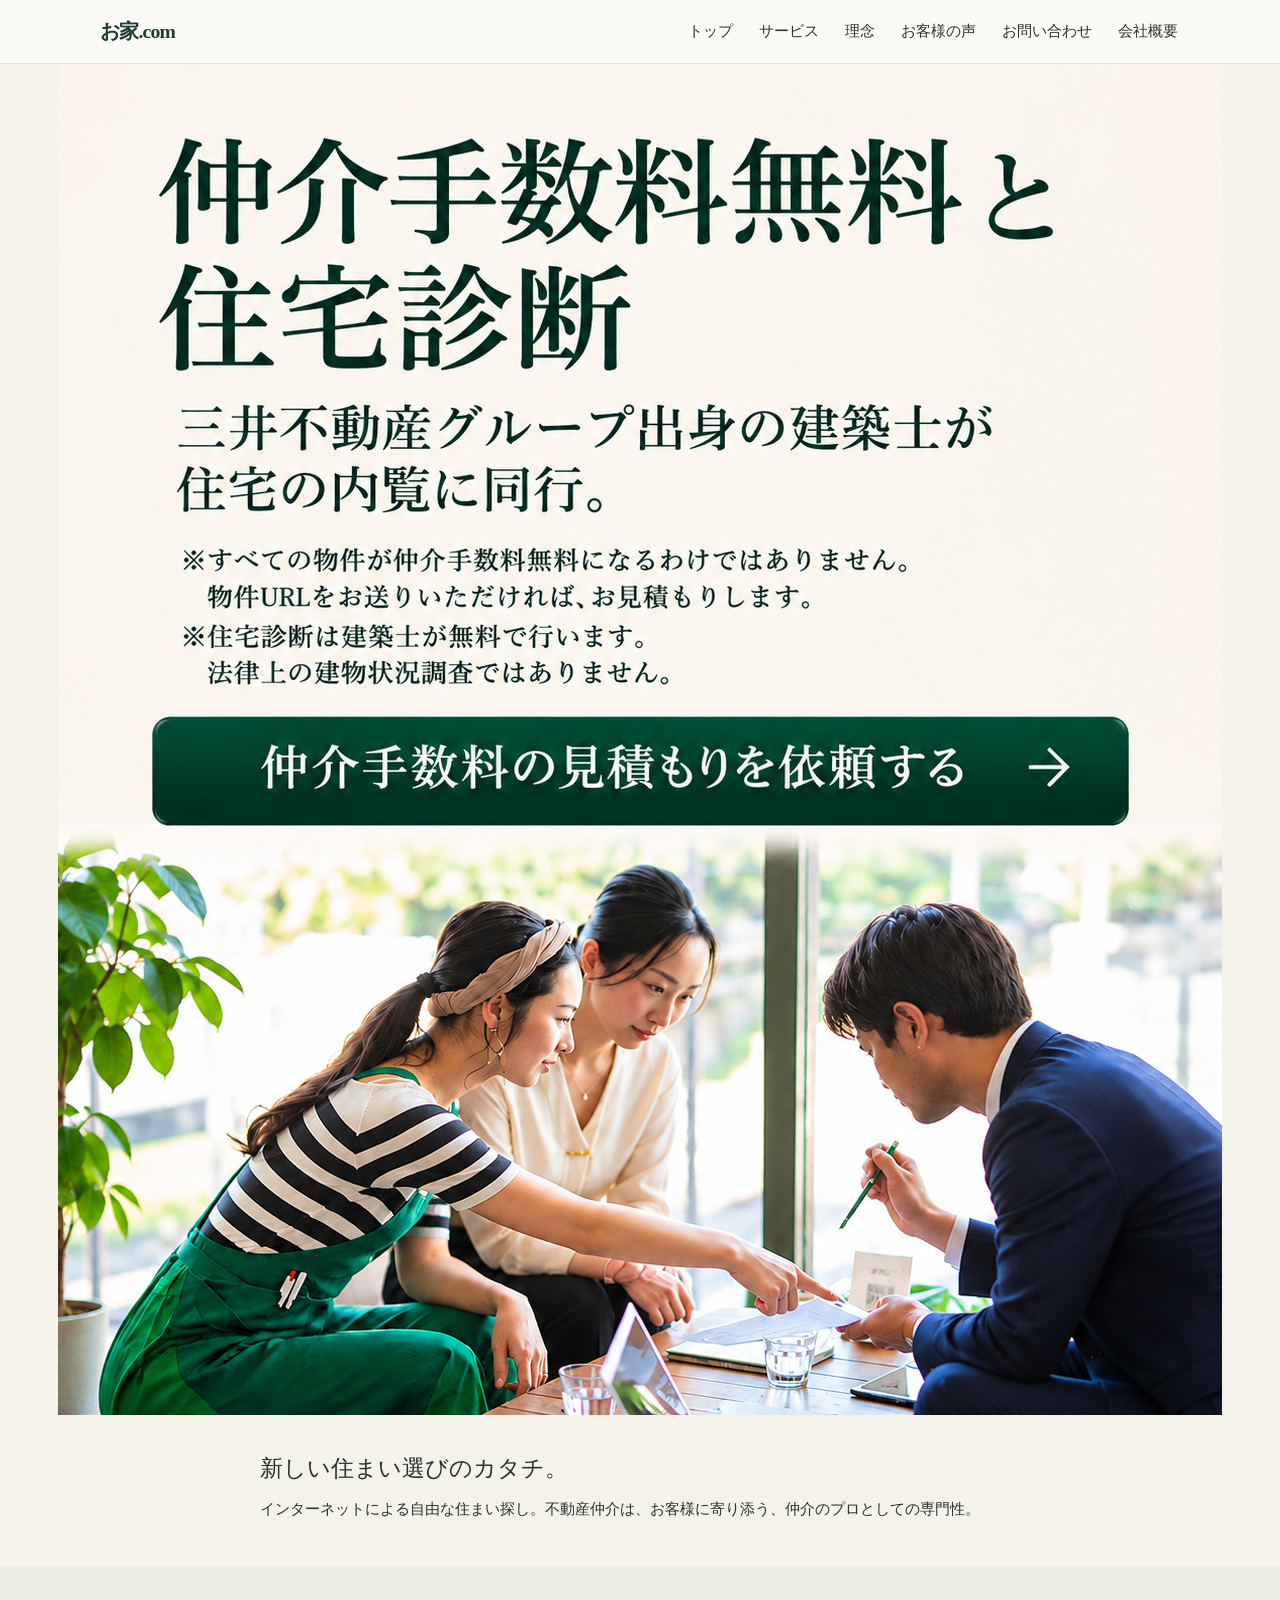
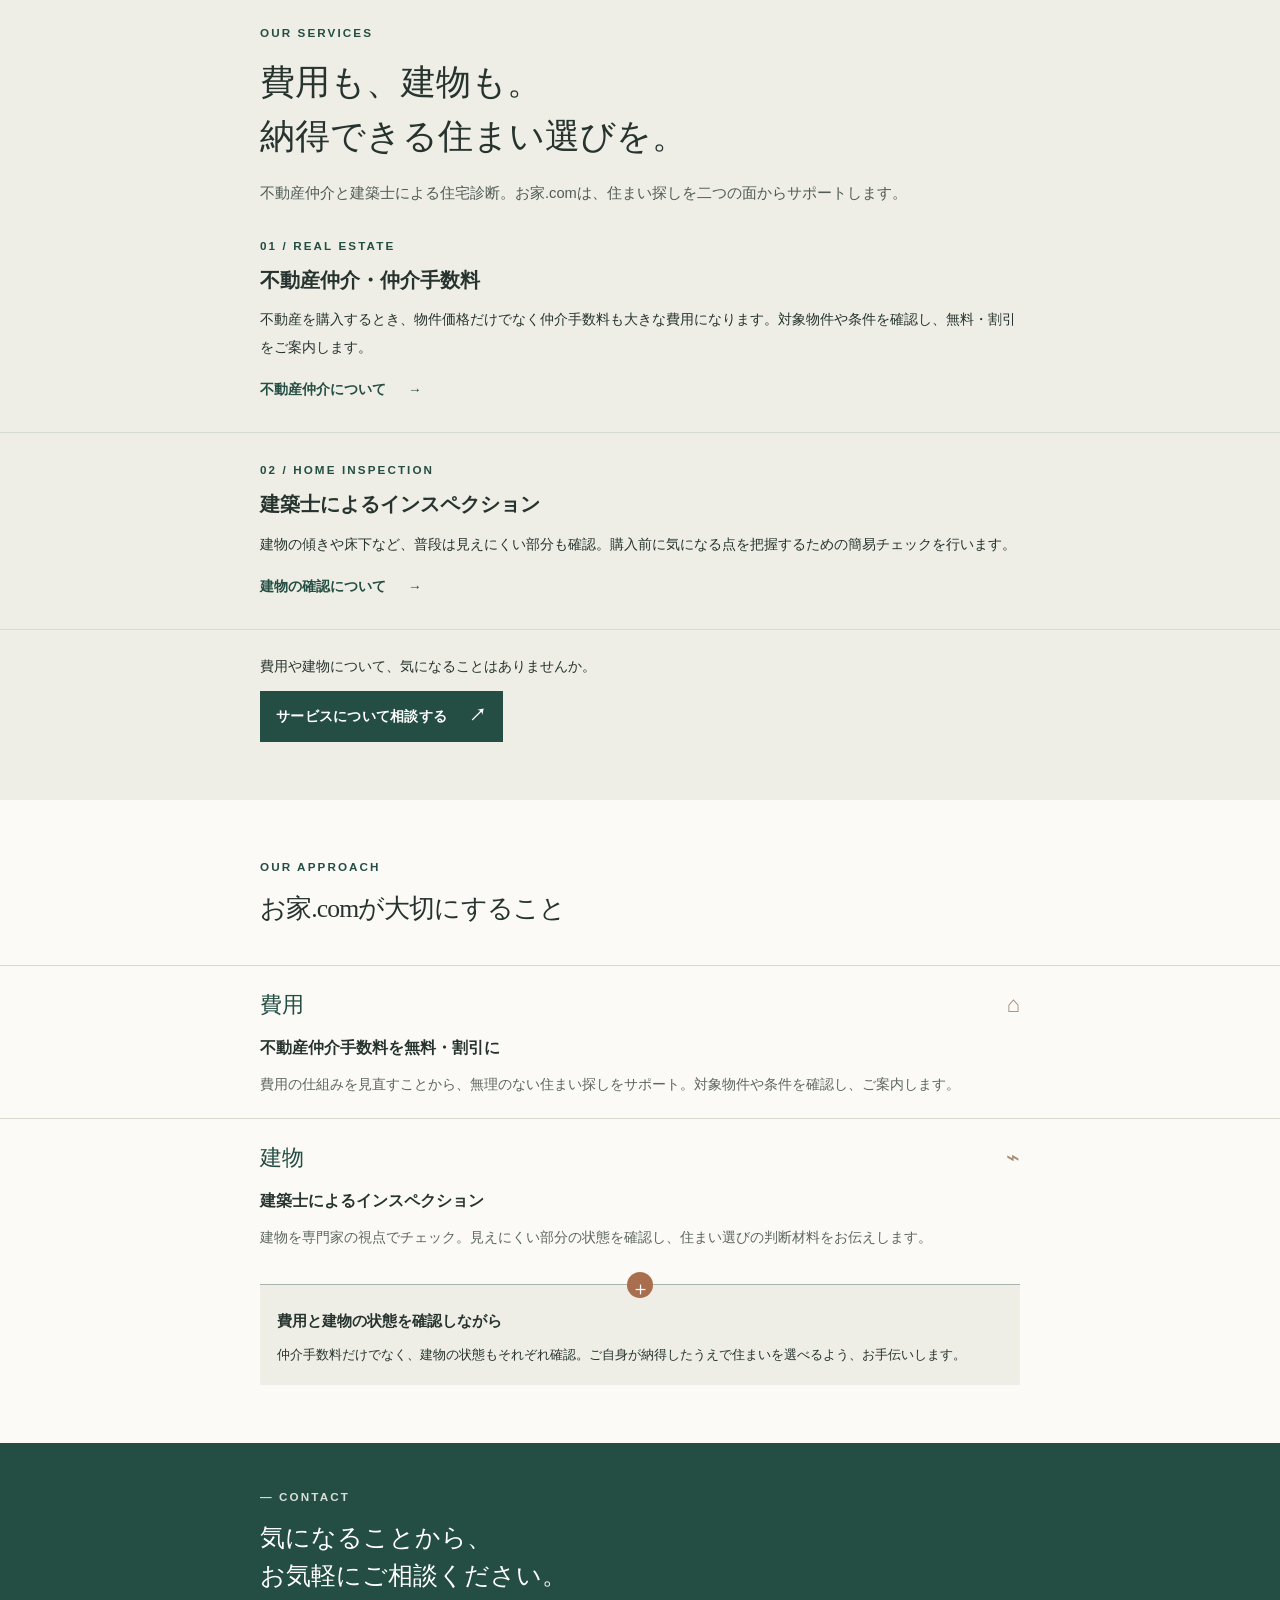
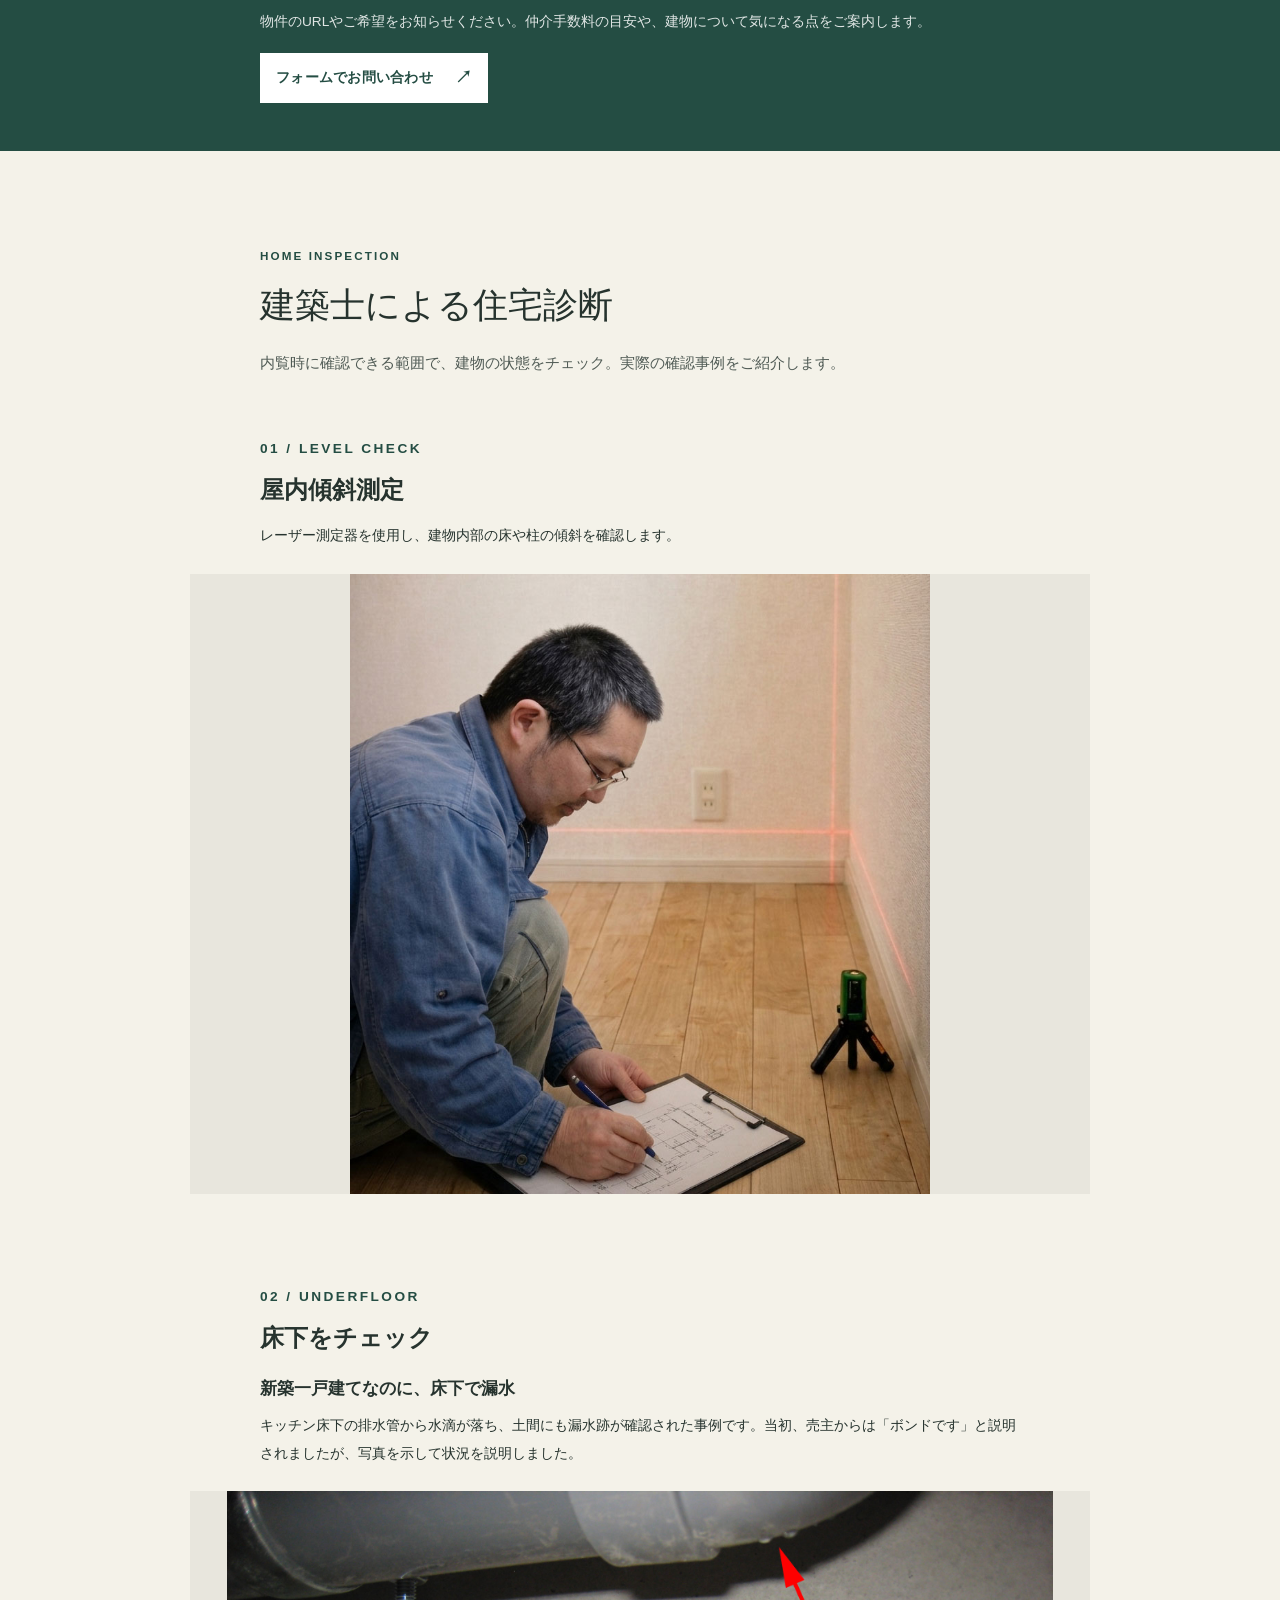
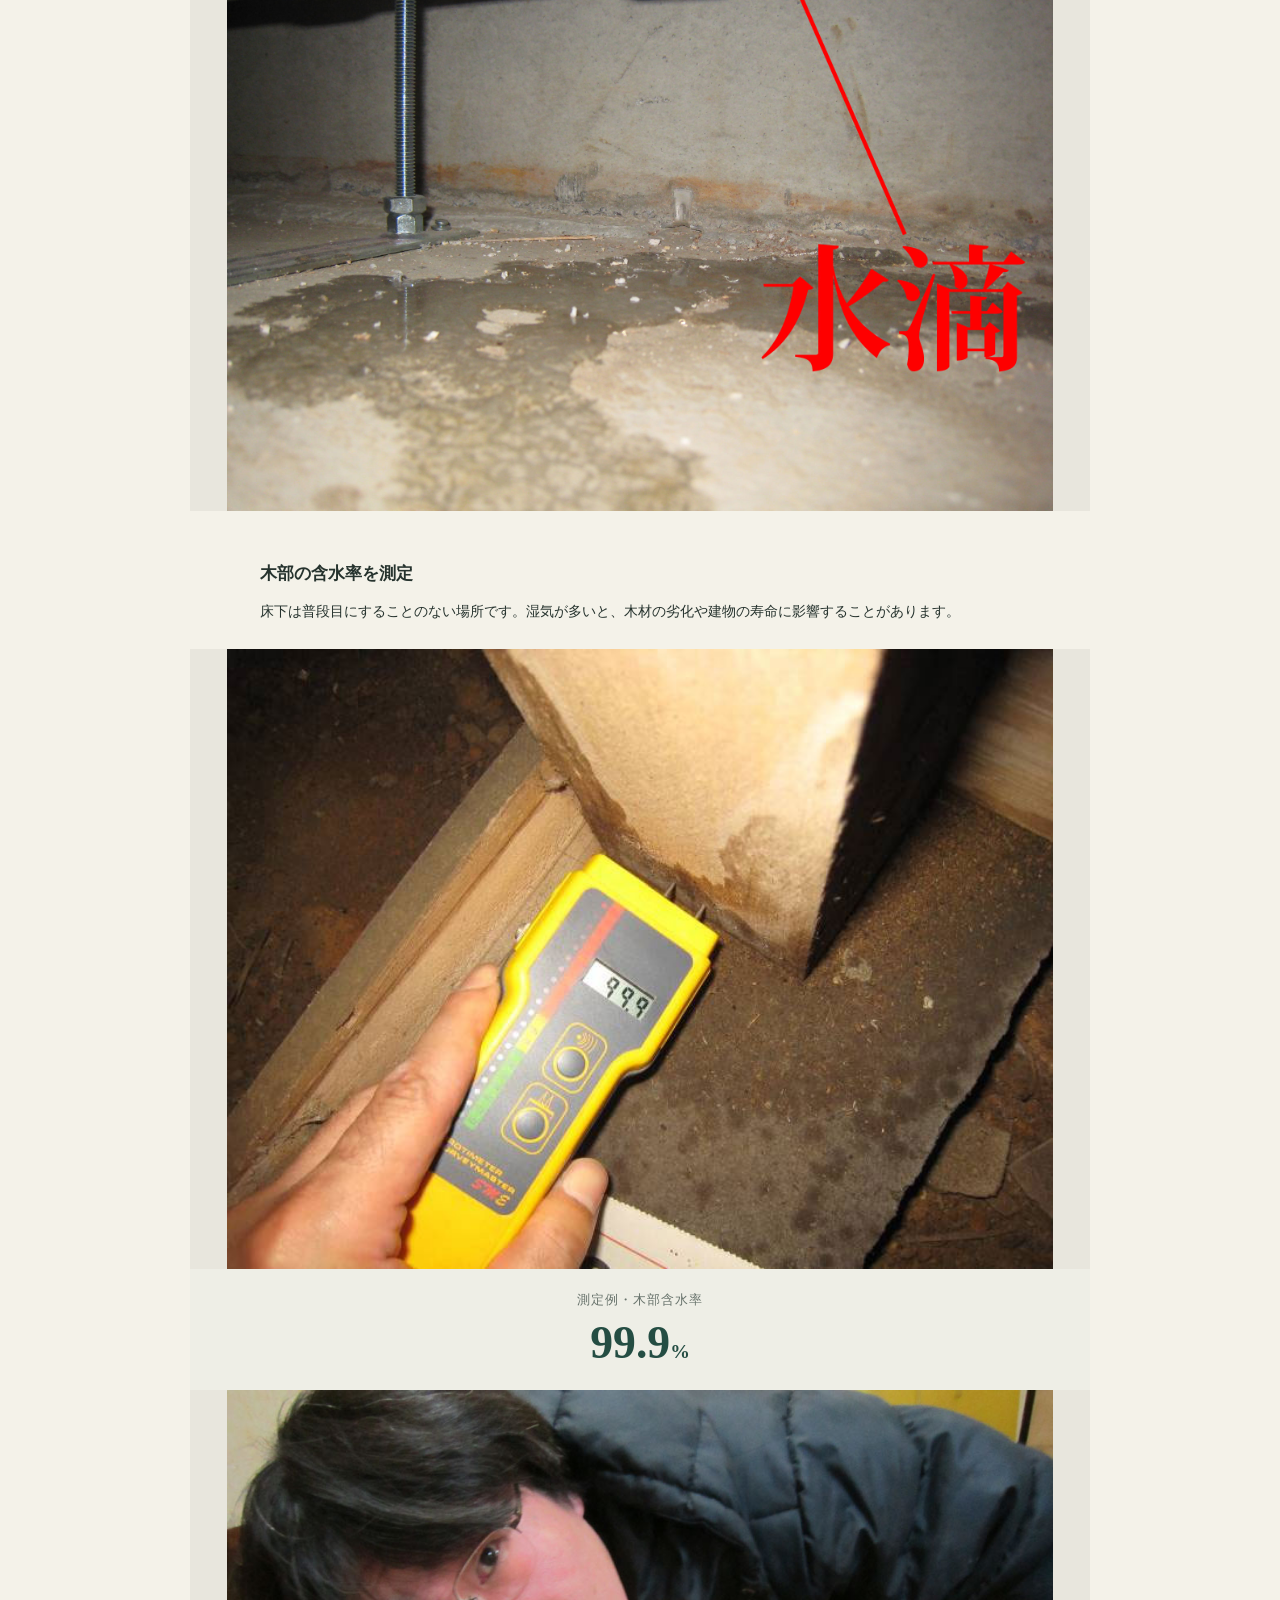
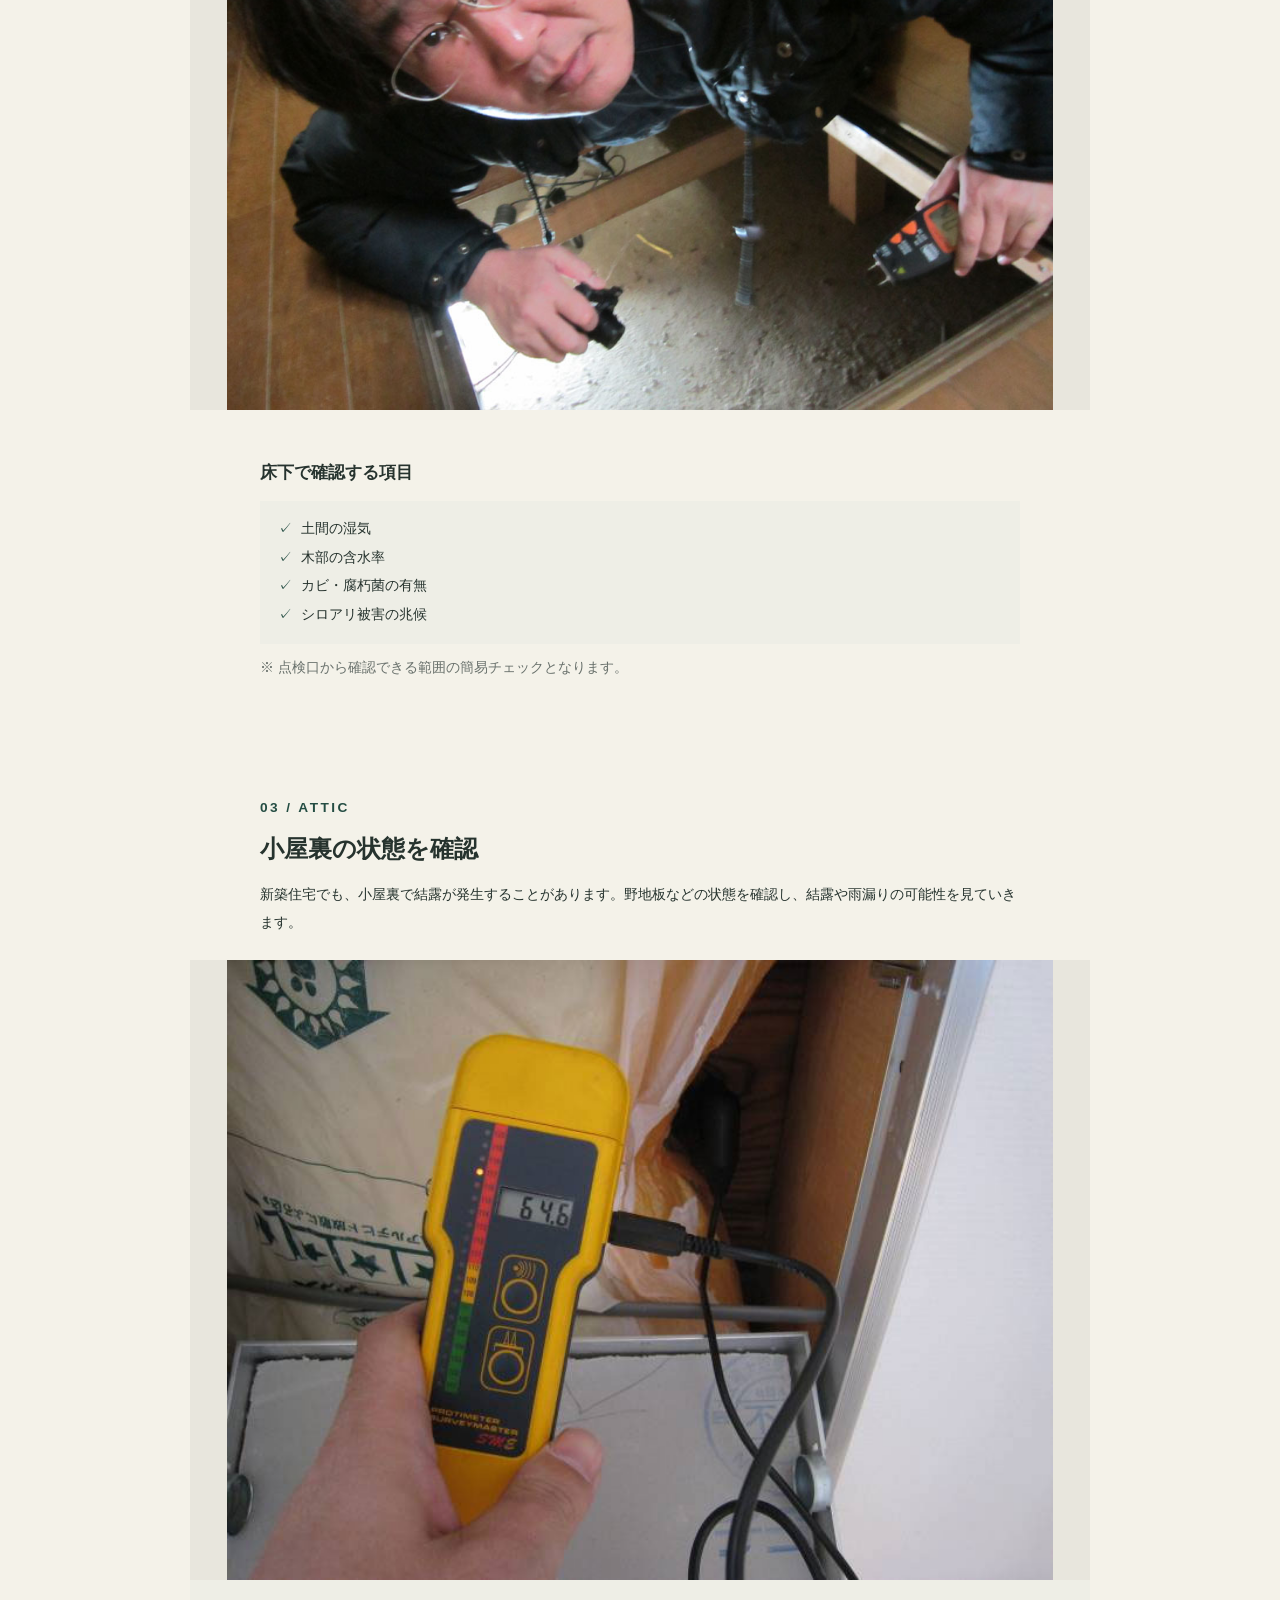
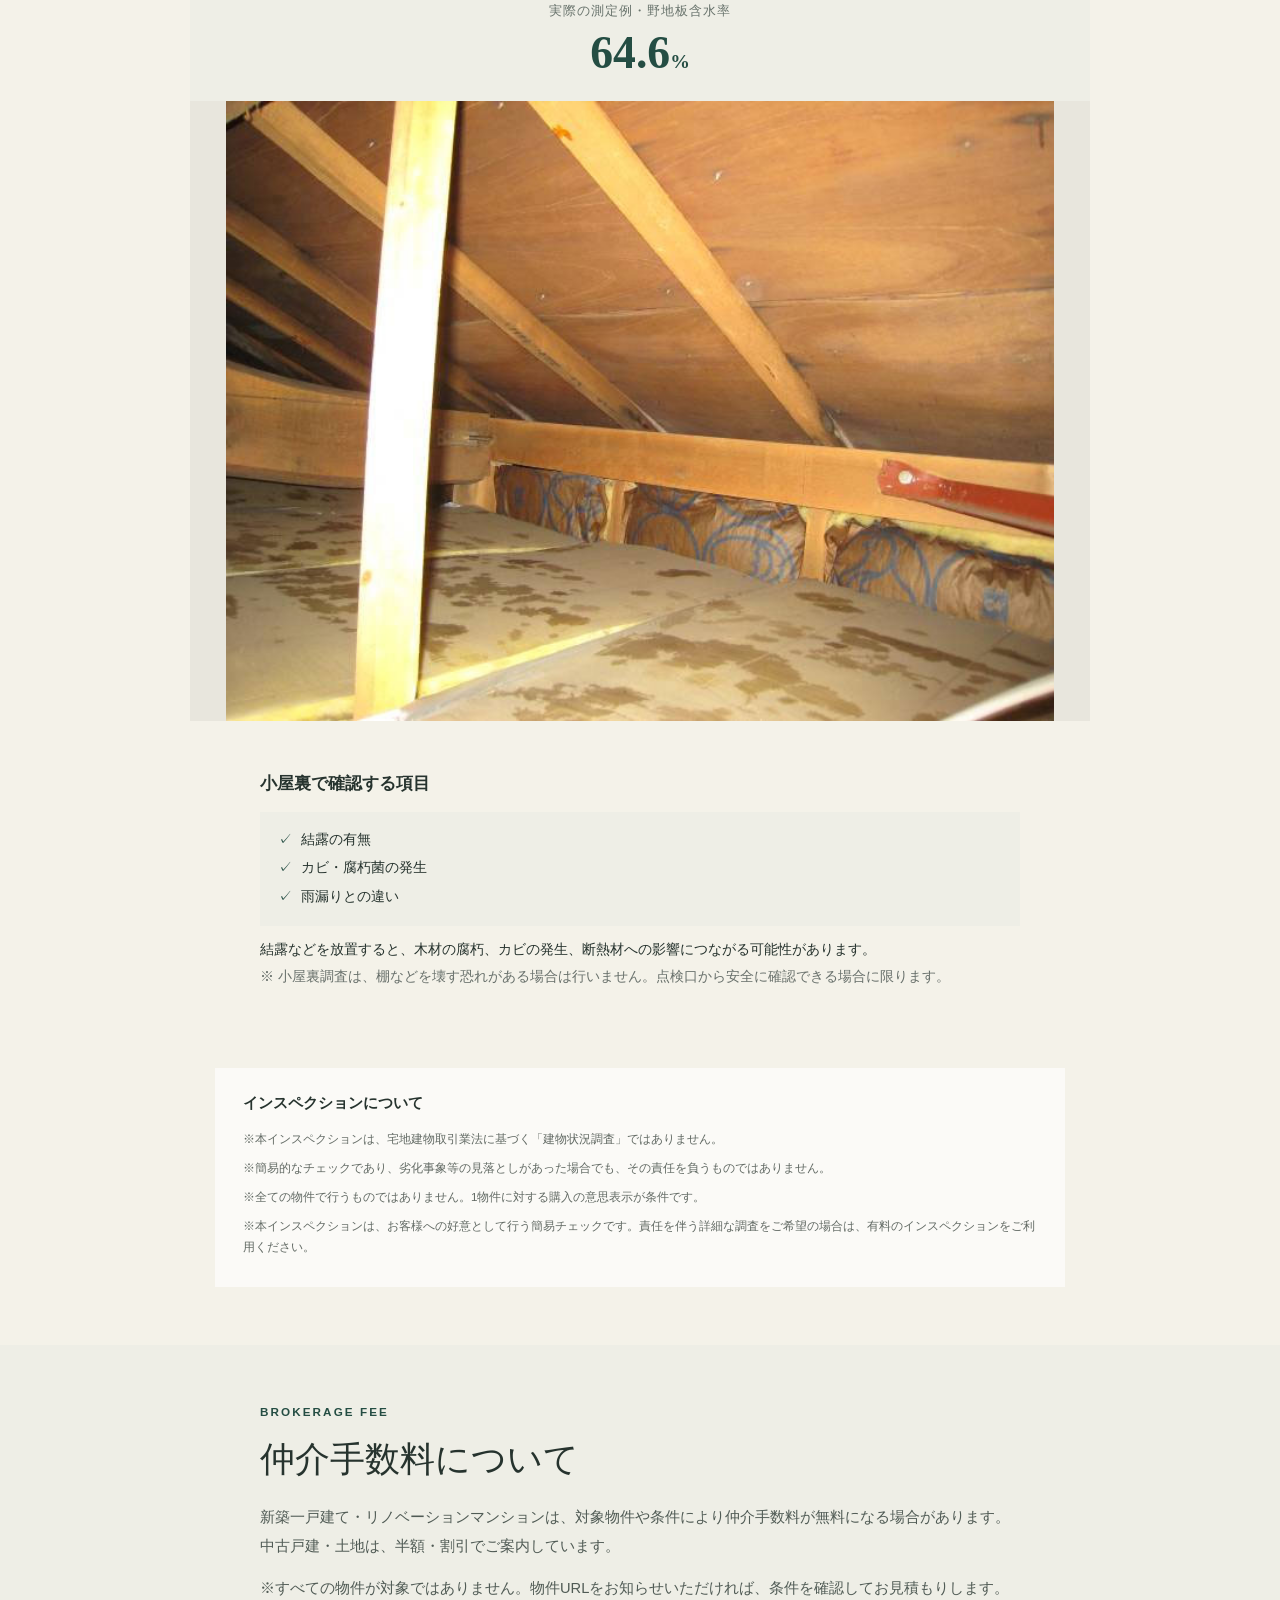
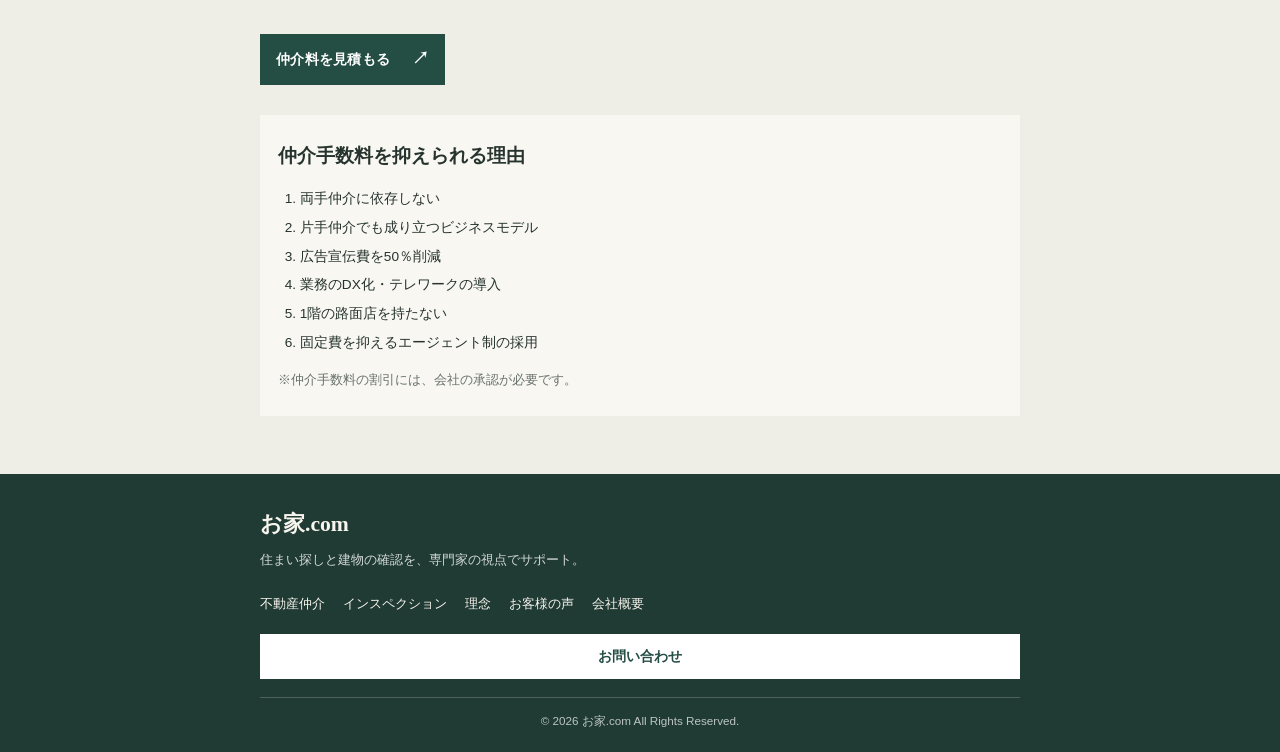
<file: index.html>
<!doctype html>
<html lang="ja">
<head>
<meta charset="utf-8">
<meta name="viewport" content="width=device-width, initial-scale=1">
<meta name="description" content="仲介手数料無料・割引の不動産仲介と、建築士による住宅診断。お家.comが住まい探しをサポートします。">
<title>お家.com｜仲介手数料無料と住宅診断</title>
<link rel="stylesheet" href="top-style.css">
<!-- Google Analytics -->
<script async src="https://www.googletagmanager.com/gtag/js?id=G-5256FCTDNK"></script>
<script>
window.dataLayer = window.dataLayer || [];
function gtag(){dataLayer.push(arguments);}
gtag('js', new Date());
gtag('config', 'G-5256FCTDNK');
</script>
<!-- Google Ads -->
<script async src="https://www.googletagmanager.com/gtag/js?id=AW-984110072"></script>
<script>
window.dataLayer = window.dataLayer || [];
function gtag(){dataLayer.push(arguments);}
gtag('js', new Date());
gtag('config', 'AW-984110072');
</script>
<script>
window.addEventListener('DOMContentLoaded', function () {
  document.querySelectorAll('a[href*="forms.gle"]').forEach(function (link) {
    link.addEventListener('click', function () {
      if (typeof gtag === 'function') {
        gtag('event', 'conversion', {send_to: 'AW-984110072/GGG0CJ3yg-scEPinodUD'});
      }
    });
  });
});
</script>
</head>
<body>
<header class="site-header">
  <a class="brand" href="index.html" aria-label="お家.com トップ">お家.com</a>
  <button class="menu-toggle" type="button" aria-label="メニューを開く" aria-expanded="false" aria-controls="site-menu">
    <span></span><span></span><span></span>
  </button>
  <nav class="menu" id="site-menu" aria-label="メインナビゲーション">
    <a href="index.html">トップ</a>
    <a href="service.html">サービス</a>
    <a href="idea.html">理念</a>
    <a href="voice.html">お客様の声</a>
    <a href="contact.html" target="_blank" rel="noopener noreferrer">お問い合わせ</a>
    <a href="company.html">会社概要</a>
  </nav>
</header>

<main>
  <section class="hero">
    <figure class="full-photo hero-art">
      <img src="top.jpg" alt="仲介手数料無料と住宅診断。三井不動産グループ出身の建築士が住宅の内覧に同行。">
      <a class="hero-art-cta" href="contact.html" target="_blank" rel="noopener noreferrer" aria-label="仲介手数料の見積もりを依頼する"></a>
    </figure>
    <div class="hero-caption">
      <p class="large-copy">新しい住まい選びのカタチ。</p>
      <p>インターネットによる自由な住まい探し。不動産仲介は、お客様に寄り添う、仲介のプロとしての専門性。</p>
    </div>
    
  </section>

  <section class="services section-light">
    <div class="section-heading">
      <p class="eyebrow">OUR SERVICES</p>
      <h2>費用も、建物も。<br>納得できる住まい選びを。</h2>
      <p>不動産仲介と建築士による住宅診断。お家.comは、住まい探しを二つの面からサポートします。</p>
    </div>
    <article class="service-item">
      <p class="eyebrow">01 / REAL ESTATE</p>
      <h3>不動産仲介・仲介手数料</h3>
      <p>不動産を購入するとき、物件価格だけでなく仲介手数料も大きな費用になります。対象物件や条件を確認し、無料・割引をご案内します。</p>
      <a class="text-link" href="service.html">不動産仲介について <span>→</span></a>
    </article>
    <article class="service-item">
      <p class="eyebrow">02 / HOME INSPECTION</p>
      <h3>建築士によるインスペクション</h3>
      <p>建物の傾きや床下など、普段は見えにくい部分も確認。購入前に気になる点を把握するための簡易チェックを行います。</p>
      <a class="text-link" href="#inspection">建物の確認について <span>→</span></a>
    </article>
    <div class="service-cta">
      <p>費用や建物について、気になることはありませんか。</p>
      <a class="button button-dark" href="contact.html">サービスについて相談する <span>↗</span></a>
    </div>
  </section>

  <section class="approach">
    <div class="section-heading">
      <p class="eyebrow">OUR APPROACH</p>
      <h2 class="single-line-heading">お家.comが大切にすること</h2>
    </div>
    <article class="approach-item">
      <div class="approach-title"><span>費用</span><span class="approach-mark">⌂</span></div>
      <h3>不動産仲介手数料を無料・割引に</h3>
      <p>費用の仕組みを見直すことから、無理のない住まい探しをサポート。対象物件や条件を確認し、ご案内します。</p>
    </article>
    <article class="approach-item">
      <div class="approach-title"><span>建物</span><span class="approach-mark">⌁</span></div>
      <h3>建築士によるインスペクション</h3>
      <p>建物を専門家の視点でチェック。見えにくい部分の状態を確認し、住まい選びの判断材料をお伝えします。</p>
    </article>
    <aside class="approach-note">
      <span class="plus-mark">＋</span>
      <h3>費用と建物の状態を確認しながら</h3>
      <p>仲介手数料だけでなく、建物の状態もそれぞれ確認。ご自身が納得したうえで住まいを選べるよう、お手伝いします。</p>
    </aside>
  </section>

  <section class="contact-band">
    <p class="eyebrow">— CONTACT</p>
    <h2>気になることから、<br>お気軽にご相談ください。</h2>
    <p>物件のURLやご希望をお知らせください。仲介手数料の目安や、建物について気になる点をご案内します。</p>
    <a class="button button-light" href="contact.html" target="_blank" rel="noopener noreferrer">フォームでお問い合わせ <span>↗</span></a>
  </section>

  <section class="inspection" id="inspection">
    <div class="inspection-intro section-heading">
      <p class="eyebrow">HOME INSPECTION</p>
      <h2>建築士による住宅診断</h2>
      <p>内覧時に確認できる範囲で、建物の状態をチェック。実際の確認事例をご紹介します。</p>
    </div>

    <article class="inspection-block">
      <div class="inspection-copy">
        <p class="eyebrow">01 / LEVEL CHECK</p>
        <h3>屋内傾斜測定</h3>
        <p>レーザー測定器を使用し、建物内部の床や柱の傾斜を確認します。</p>
      </div>
      <figure class="full-photo"><img src="abc5.jpg" alt="レーザー測定器を使った屋内傾斜測定"></figure>
    </article>

    <article class="inspection-block">
      <div class="inspection-copy">
        <p class="eyebrow">02 / UNDERFLOOR</p>
        <h3>床下をチェック</h3>
        <h4>新築一戸建てなのに、床下で漏水</h4>
        <p>キッチン床下の排水管から水滴が落ち、土間にも漏水跡が確認された事例です。当初、売主からは「ボンドです」と説明されましたが、写真を示して状況を説明しました。</p>
      </div>
      <figure class="full-photo"><img src="ros.jpg" alt="床下の排水管から水滴が落ちている漏水事例"></figure>
      <div class="inspection-copy compact-copy">
        <h4>木部の含水率を測定</h4>
        <p>床下は普段目にすることのない場所です。湿気が多いと、木材の劣化や建物の寿命に影響することがあります。</p>
      </div>
      <figure class="full-photo"><img src="yukasita-moisture.jpg" alt="床下の木部含水率を測定している様子"></figure>
      <div class="reading"><span>測定例・木部含水率</span><strong>99.9<small>%</small></strong></div>
      <figure class="full-photo"><img src="yuka.jpg" alt="床下点検口から床下を確認する様子"></figure>
      <div class="inspection-copy">
        <h4>床下で確認する項目</h4>
        <ul class="check-list">
          <li>土間の湿気</li>
          <li>木部の含水率</li>
          <li>カビ・腐朽菌の有無</li>
          <li>シロアリ被害の兆候</li>
        </ul>
        <p class="fine-print">※ 点検口から確認できる範囲の簡易チェックとなります。</p>
      </div>
    </article>

    <article class="inspection-block">
      <div class="inspection-copy">
        <p class="eyebrow">03 / ATTIC</p>
        <h3>小屋裏の状態を確認</h3>
        <p>新築住宅でも、小屋裏で結露が発生することがあります。野地板などの状態を確認し、結露や雨漏りの可能性を見ていきます。</p>
      </div>
      <figure class="full-photo"><img src="yajita64.jpg" alt="小屋裏の野地板含水率を測定している様子"></figure>
      <div class="reading"><span>実際の測定例・野地板含水率</span><strong>64.6<small>%</small></strong></div>
      <figure class="full-photo"><img src="ketsuro.jpg" alt="小屋裏の木部と断熱材の状態"></figure>
      <div class="inspection-copy">
        <h4>小屋裏で確認する項目</h4>
        <ul class="check-list">
          <li>結露の有無</li>
          <li>カビ・腐朽菌の発生</li>
          <li>雨漏りとの違い</li>
        </ul>
        <p>結露などを放置すると、木材の腐朽、カビの発生、断熱材への影響につながる可能性があります。</p>
        <p class="fine-print">※ 小屋裏調査は、棚などを壊す恐れがある場合は行いません。点検口から安全に確認できる場合に限ります。</p>
      </div>
    </article>

    <div class="inspection-disclaimer">
      <h3>インスペクションについて</h3>
      <p>※本インスペクションは、宅地建物取引業法に基づく「建物状況調査」ではありません。</p>
      <p>※簡易的なチェックであり、劣化事象等の見落としがあった場合でも、その責任を負うものではありません。</p>
      <p>※全ての物件で行うものではありません。1物件に対する購入の意思表示が条件です。</p>
      <p>※本インスペクションは、お客様への好意として行う簡易チェックです。責任を伴う詳細な調査をご希望の場合は、有料のインスペクションをご利用ください。</p>
    </div>
  </section>

  <section class="fee-section">
    <div class="section-heading">
      <p class="eyebrow">BROKERAGE FEE</p>
      <h2>仲介手数料について</h2>
      <p>新築一戸建て・リノベーションマンションは、対象物件や条件により仲介手数料が無料になる場合があります。中古戸建・土地は、半額・割引でご案内しています。</p>
      <p class="fine-print">※すべての物件が対象ではありません。物件URLをお知らせいただければ、条件を確認してお見積もりします。</p>
      <a class="button button-dark" href="contact.html">仲介料を見積もる <span>↗</span></a>
    </div>
    <div class="fee-reasons">
      <h3>仲介手数料を抑えられる理由</h3>
      <ol>
        <li>両手仲介に依存しない</li>
        <li>片手仲介でも成り立つビジネスモデル</li>
        <li>広告宣伝費を50％削減</li>
        <li>業務のDX化・テレワークの導入</li>
        <li>1階の路面店を持たない</li>
        <li>固定費を抑えるエージェント制の採用</li>
      </ol>
      <p class="fine-print">※仲介手数料の割引には、会社の承認が必要です。</p>
    </div>
  </section>
</main>

<footer class="site-footer">
  <div class="footer-brand">お家.com</div>
  <p>住まい探しと建物の確認を、専門家の視点でサポート。</p>
  <nav class="footer-links" aria-label="フッターナビゲーション">
    <a href="service.html">不動産仲介</a><a href="#inspection">インスペクション</a><a href="idea.html">理念</a><a href="voice.html">お客様の声</a><a href="company.html">会社概要</a>
  </nav>
  <a class="footer-contact" href="contact.html">お問い合わせ</a>
  <small>© 2026 お家.com All Rights Reserved.</small>
</footer>

<script>
(function () {
  const toggle = document.querySelector('.menu-toggle');
  const menu = document.querySelector('.menu');
  if (!toggle || !menu) return;
  toggle.addEventListener('click', function () {
    const opened = menu.classList.toggle('active');
    toggle.setAttribute('aria-expanded', String(opened));
    toggle.setAttribute('aria-label', opened ? 'メニューを閉じる' : 'メニューを開く');
  });
  menu.querySelectorAll('a').forEach(function (link) {
    link.addEventListener('click', function () {
      menu.classList.remove('active');
      toggle.setAttribute('aria-expanded', 'false');
      toggle.setAttribute('aria-label', 'メニューを開く');
    });
  });
  document.addEventListener('click', function (event) {
    if (!menu.contains(event.target) && !toggle.contains(event.target)) {
      menu.classList.remove('active');
      toggle.setAttribute('aria-expanded', 'false');
      toggle.setAttribute('aria-label', 'メニューを開く');
    }
  });
})();
</script>
</body>
</html>
</file>
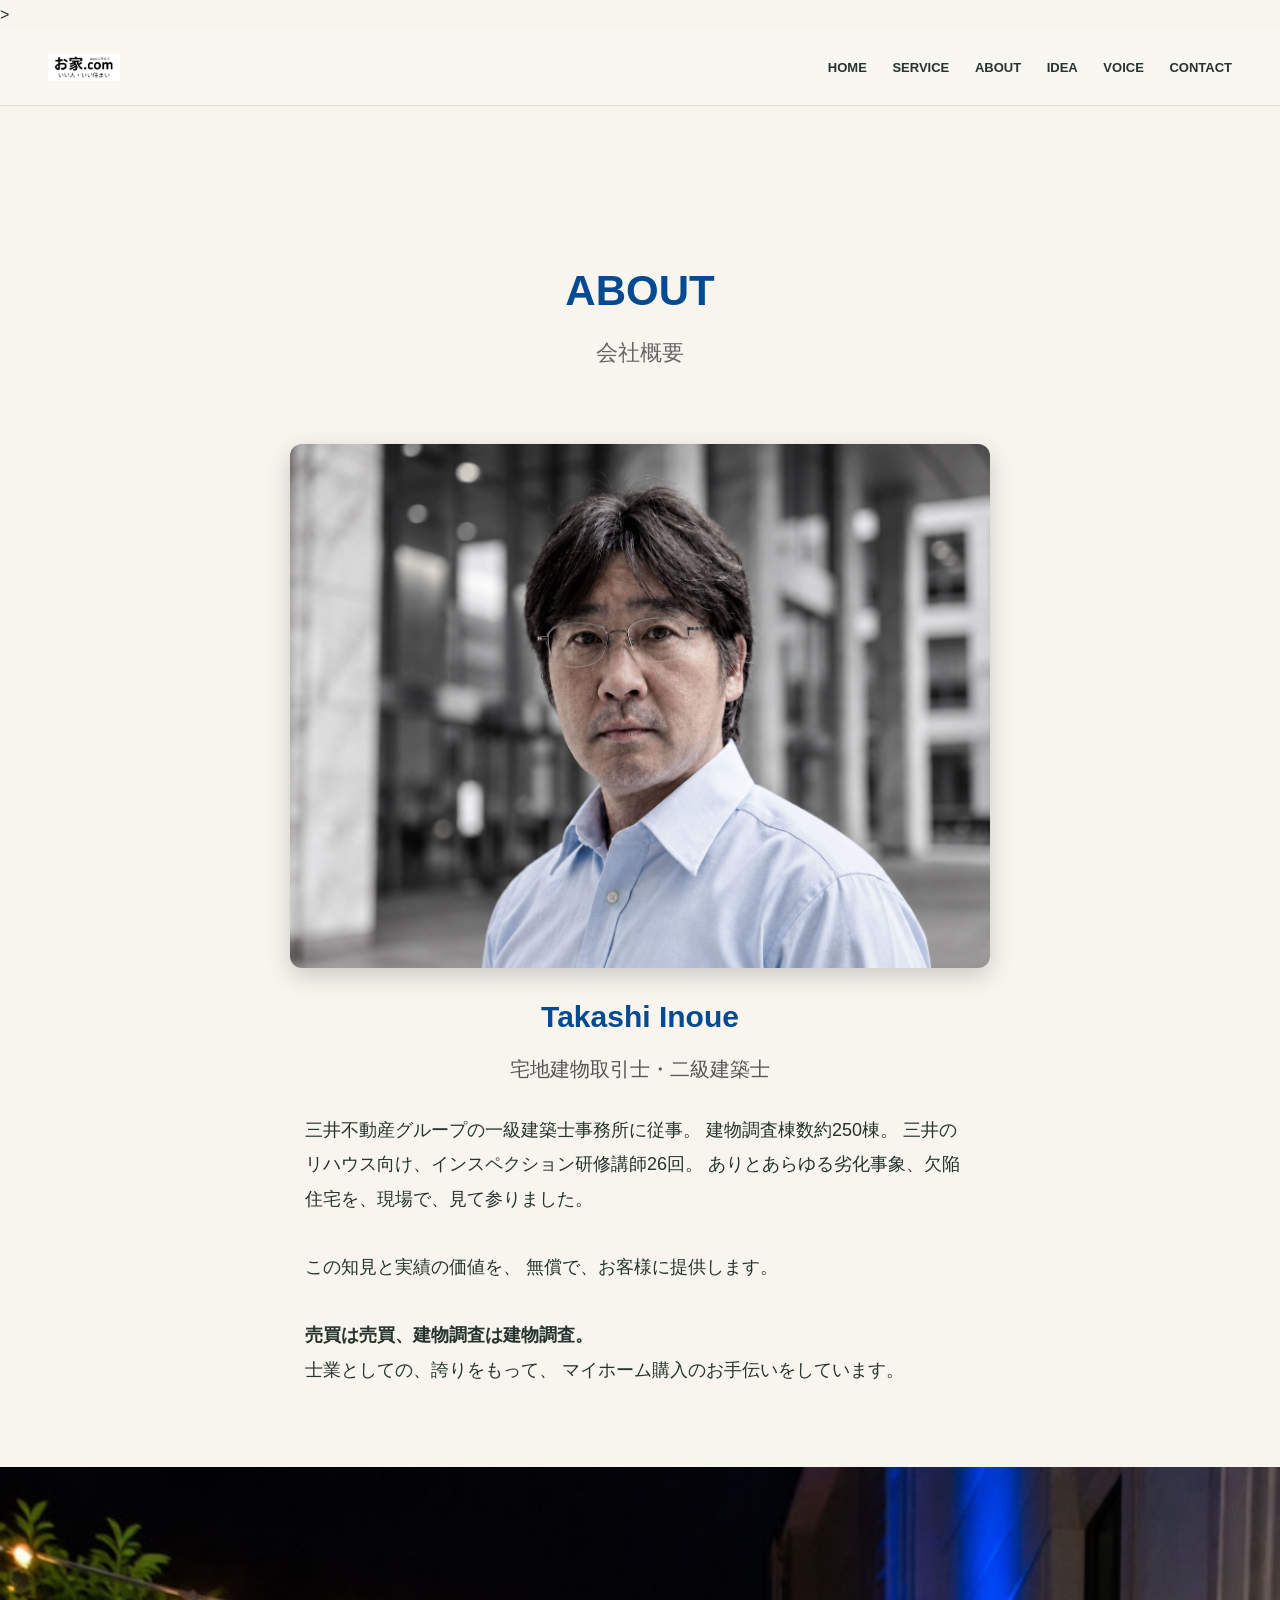
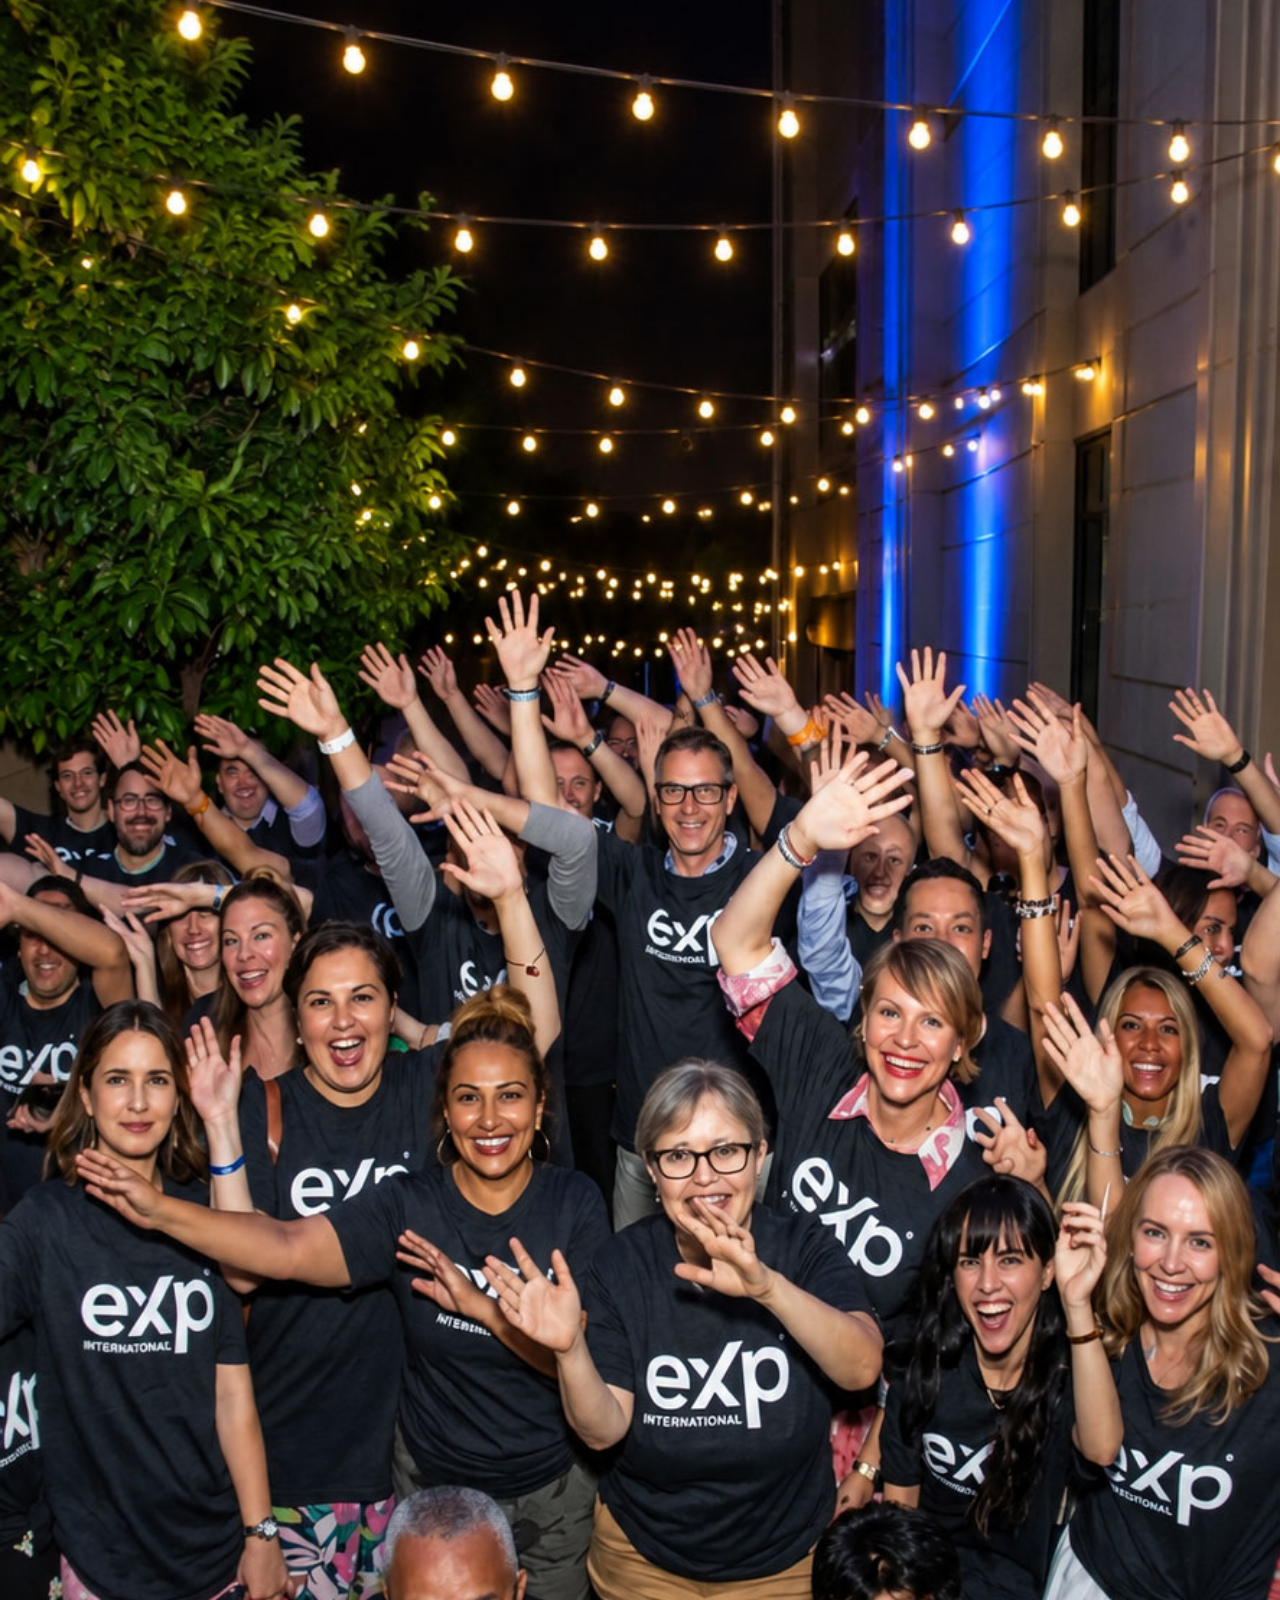
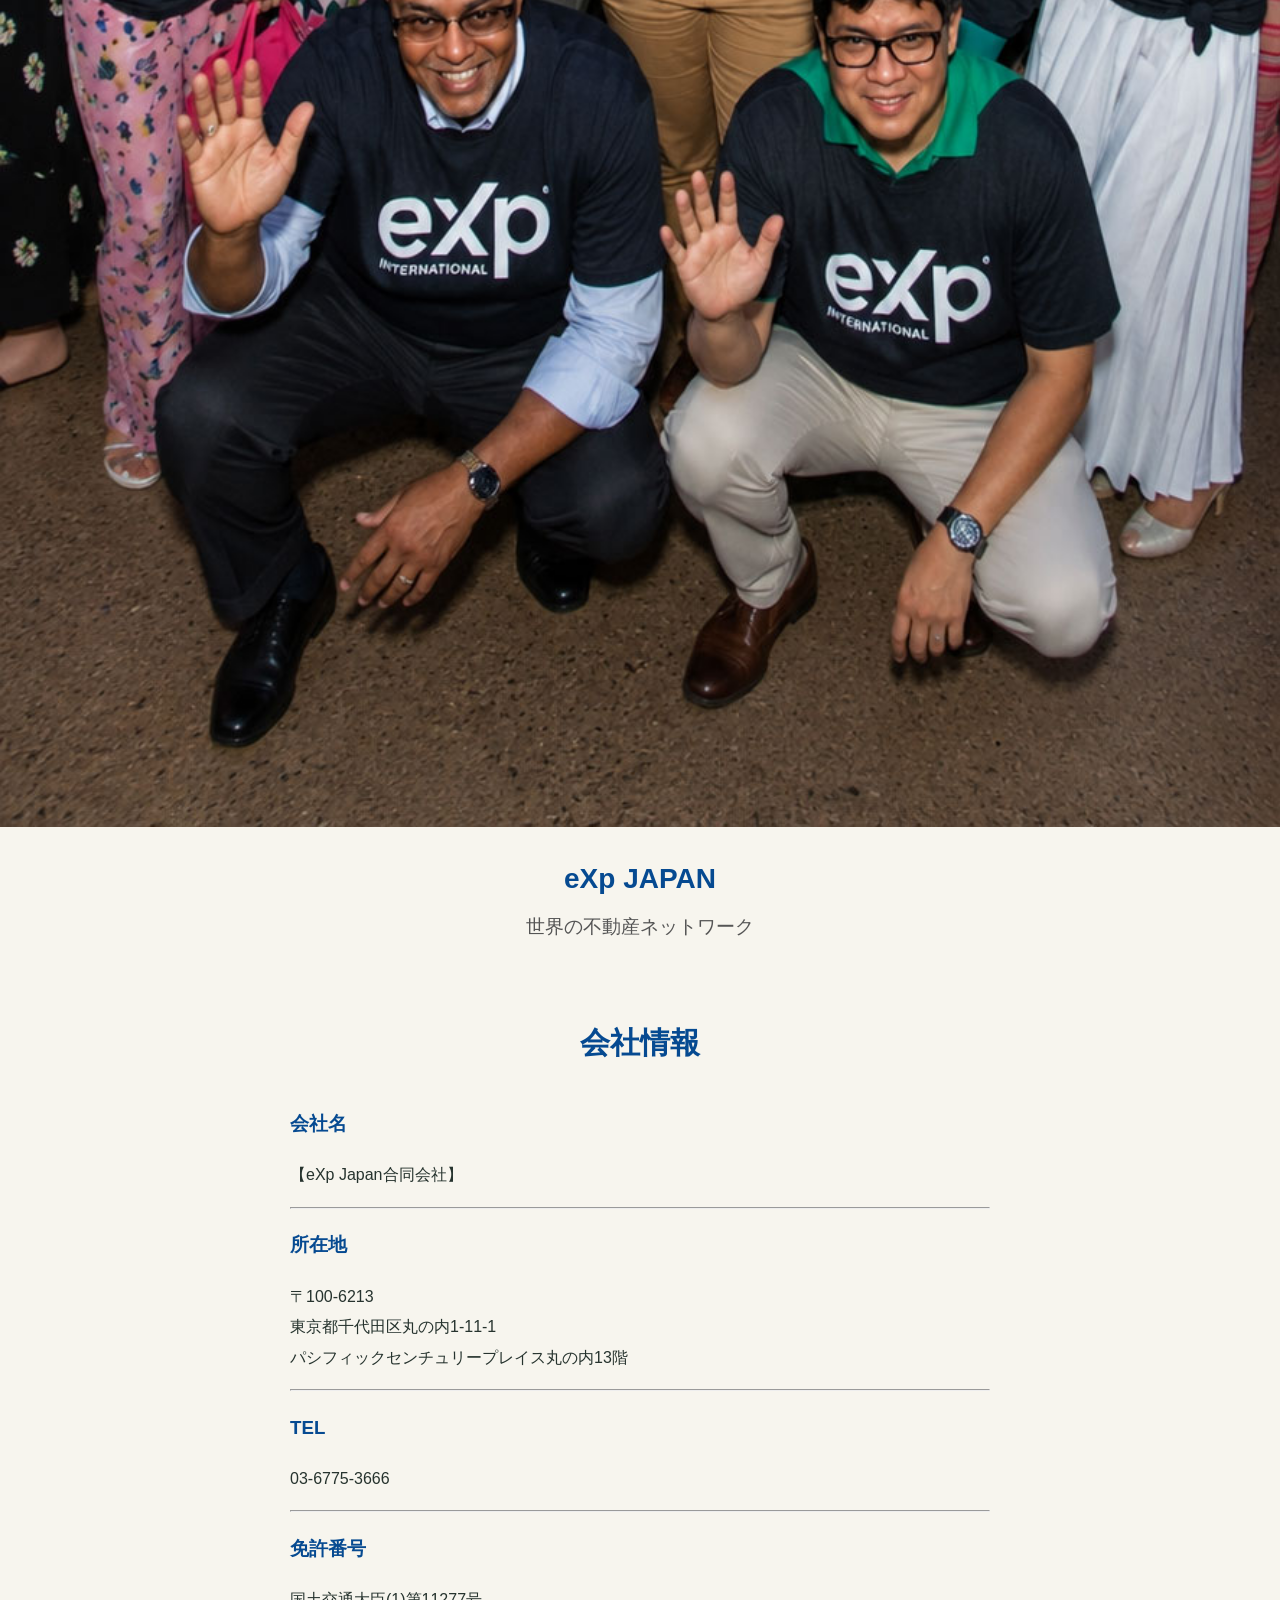
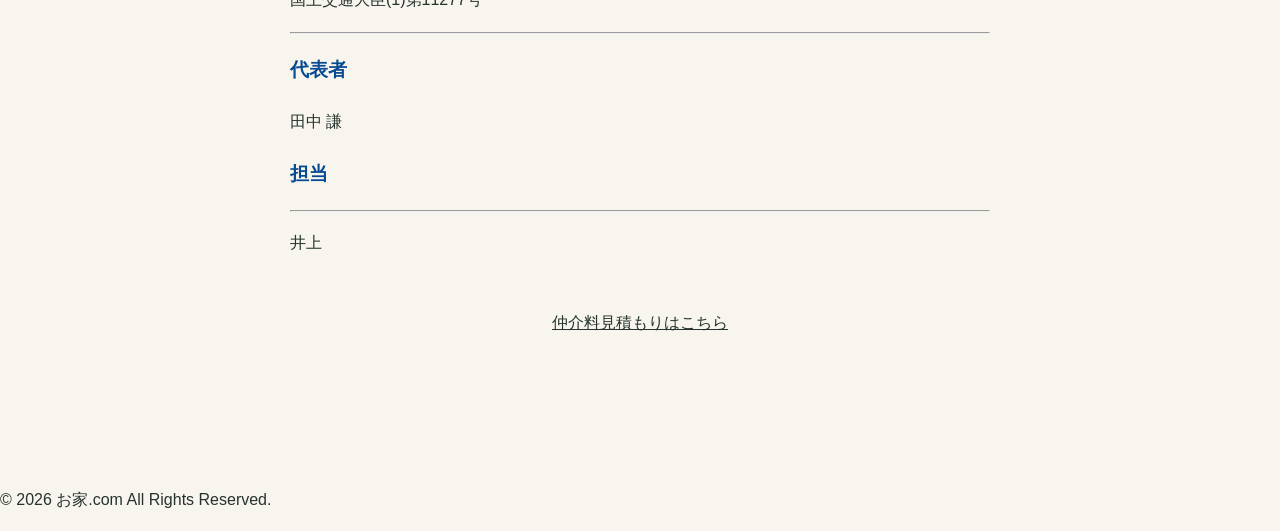
<file: company.html>
<!DOCTYPE html>
>

<html lang="ja">

<head>

    <meta charset="UTF-8">

    <meta name="viewport" content="width=device-width, initial-scale=1.0">

    <title>会社概要｜お家.com</title>
    
  <link rel="stylesheet" href="style.css">
  <link rel="stylesheet" href="service.css">
  
<!-- Google tag (gtag.js) -->
<script async src="https://www.googletagmanager.com/gtag/js?id=AW-984110072"></script>
<script>
  window.dataLayer = window.dataLayer || [];
  function gtag(){dataLayer.push(arguments);}
  gtag('js', new Date());

  gtag('config', 'AW-984110072');
</script>





<!-- Event snippet for お問い合わせボタン conversion-->
<script>
  window.addEventListener("DOMContentLoaded", function () {
    document.querySelectorAll('[href*="/forms.gle/"]').forEach(function (link) {
      link.addEventListener("click", function () {
        gtag("event", "conversion", {
          send_to: "AW-984110072/GGG0CJ3yg-scEPinodUD",
        });
      });
    });
  });
</script>

</head>

<body>
<!-- ========================================= -->
<!-- HEADER -->
<!-- ========================================= -->

<header>

    <a href="index.html">
        <img src="logo.jpg"
             alt="お家.com"
             class="logo">
    </a>

    <button class="menu-toggle" type="button" aria-label="メニューを開く" aria-expanded="false" aria-controls="site-menu">☰</button>

    <nav class="menu" id="site-menu" aria-label="メインナビゲーション">

        <a href="index.html">HOME</a>
        <a href="service.html">SERVICE</a>
        <a href="company.html">ABOUT</a>
        <a href="idea.html">IDEA</a>
        <a href="voice.html">VOICE</a>
        <a href="contact.html">CONTACT</a>

    </nav>

</header>

    <!-- ========================================= -->
<!-- COMPANY -->
<!-- ========================================= -->
<section class="about">

    <!-- タイトル -->
    <div style="padding-top:80px; text-align:center;">

        <h1 style="
            margin:0 0 15px;
            font-size:42px;
            line-height:1.2;
            color:#064a91;
        ">
            ABOUT
        </h1>

        <p style="
            margin:0;
            font-size:22px;
            color:#666;
        ">
            会社概要
        </p>

    </div>


    <!-- Ken Tanaka -->
   


    <!-- Hiroki Yoshida -->
    <div style="
        width:92%;
        max-width:700px;
        margin:70px auto 0;
        text-align:center;
    ">

        <img src="papa101.jpg"
             alt="Hiroki Yoshida"
             style="
                width:100%;
                height:auto;
                display:block;
                border-radius:12px;
                box-shadow:0 8px 25px rgba(0,0,0,0.18);
             ">

        <h2 style="
            margin:20px 0 5px;
            font-size:30px;
            color:#064a91;
        ">
            Takashi Inoue
        </h2>

        <p style="
            margin:0 0 25px;
            font-size:20px;
            color:#555;
        ">
            宅地建物取引士・二級建築士
        </p>

        <div style="
            text-align:left;
            margin:0 15px;
            font-size:18px;
            line-height:1.9;
        ">

            三井不動産グループの一級建築士事務所に従事。
            建物調査棟数約250棟。
            三井のリハウス向け、インスペクション研修講師26回。
            ありとあらゆる劣化事象、欠陥住宅を、現場で、見て参りました。

            <br><br>

            この知見と実績の価値を、
            無償で、お客様に提供します。

            <br><br>

            <strong>
                売買は売買、建物調査は建物調査。
            </strong>

            <br>

            士業としての、誇りをもって、
            マイホーム購入のお手伝いをしています。

        </div>

    </div>


    <!-- eXp 集合写真 -->
    <div style="
        width:100%;
        margin:80px auto 0;
        text-align:center;
    ">

        <img src="xps.jpg"
             alt="eXp JAPAN"
             style="
                width:100%;
                height:auto;
                display:block;
             ">

        <h2 style="
            margin:25px 15px 5px;
            font-size:28px;
            color:#064a91;
        ">
            eXp JAPAN
        </h2>

        <p style="
            margin:0 15px;
            font-size:19px;
            line-height:1.8;
            color:#555;
        ">
            世界の不動産ネットワーク
        </p>

    </div>


    <!-- 会社情報 -->
    <div style="
        width:90%;
        max-width:700px;
        margin:70px auto 0;
    ">

        <h2 style="
            text-align:center;
            font-size:30px;
            color:#064a91;
            margin-bottom:35px;
        ">
            会社情報
        </h2>


        <h3 style="color:#064a91;">会社名</h3>
        <p>【eXp Japan合同会社】</p>

        <hr>


        <h3 style="color:#064a91;">所在地</h3>

        <p>
            〒100-6213<br>
            東京都千代田区丸の内1-11-1<br>
            パシフィックセンチュリープレイス丸の内13階
        </p>

        <hr>


        <h3 style="color:#064a91;">TEL</h3>

        <p>03-6775-3666</p>

        <hr>


        <h3 style="color:#064a91;">免許番号</h3>

        <p>国土交通大臣(1)第11277号</p>

        <hr>


        <h3 style="color:#064a91;">代表者</h3>

        <p>
            田中 謙<br>
                </p>
<h3 style="color:#064a91;">担当</h3>
<hr>
        <p>
            井上 <br>
                </p>
        

    </div>


    <!-- CTA -->
    <a href="contact.html"
       class="btn"
       style="
           display:block;
           width:fit-content;
           margin:50px auto;
           text-align:center;
       ">

        仲介料見積もりはこちら

    </a>

</section>


<footer>

    <p>© 2026 お家.com All Rights Reserved.</p>

</footer>

    
 

<script>
(function () {
  const toggle = document.querySelector(".menu-toggle");
  const menu = document.querySelector(".menu");
  if (!toggle || !menu) return;
  toggle.addEventListener("click", function () {
    const isOpen = menu.classList.toggle("active");
    toggle.setAttribute("aria-expanded", String(isOpen));
    toggle.setAttribute("aria-label", isOpen ? "メニューを閉じる" : "メニューを開く");
    toggle.textContent = isOpen ? "×" : "☰";
  });
  menu.querySelectorAll("a").forEach(function (link) {
    link.addEventListener("click", function () {
      menu.classList.remove("active");
      toggle.setAttribute("aria-expanded", "false");
      toggle.setAttribute("aria-label", "メニューを開く");
      toggle.textContent = "☰";
    });
  });
  document.addEventListener("click", function (event) {
    if (!menu.contains(event.target) && !toggle.contains(event.target)) {
      menu.classList.remove("active");
      toggle.setAttribute("aria-expanded", "false");
      toggle.setAttribute("aria-label", "メニューを開く");
      toggle.textContent = "☰";
    }
  });
})();
</script>

</body>
</file>
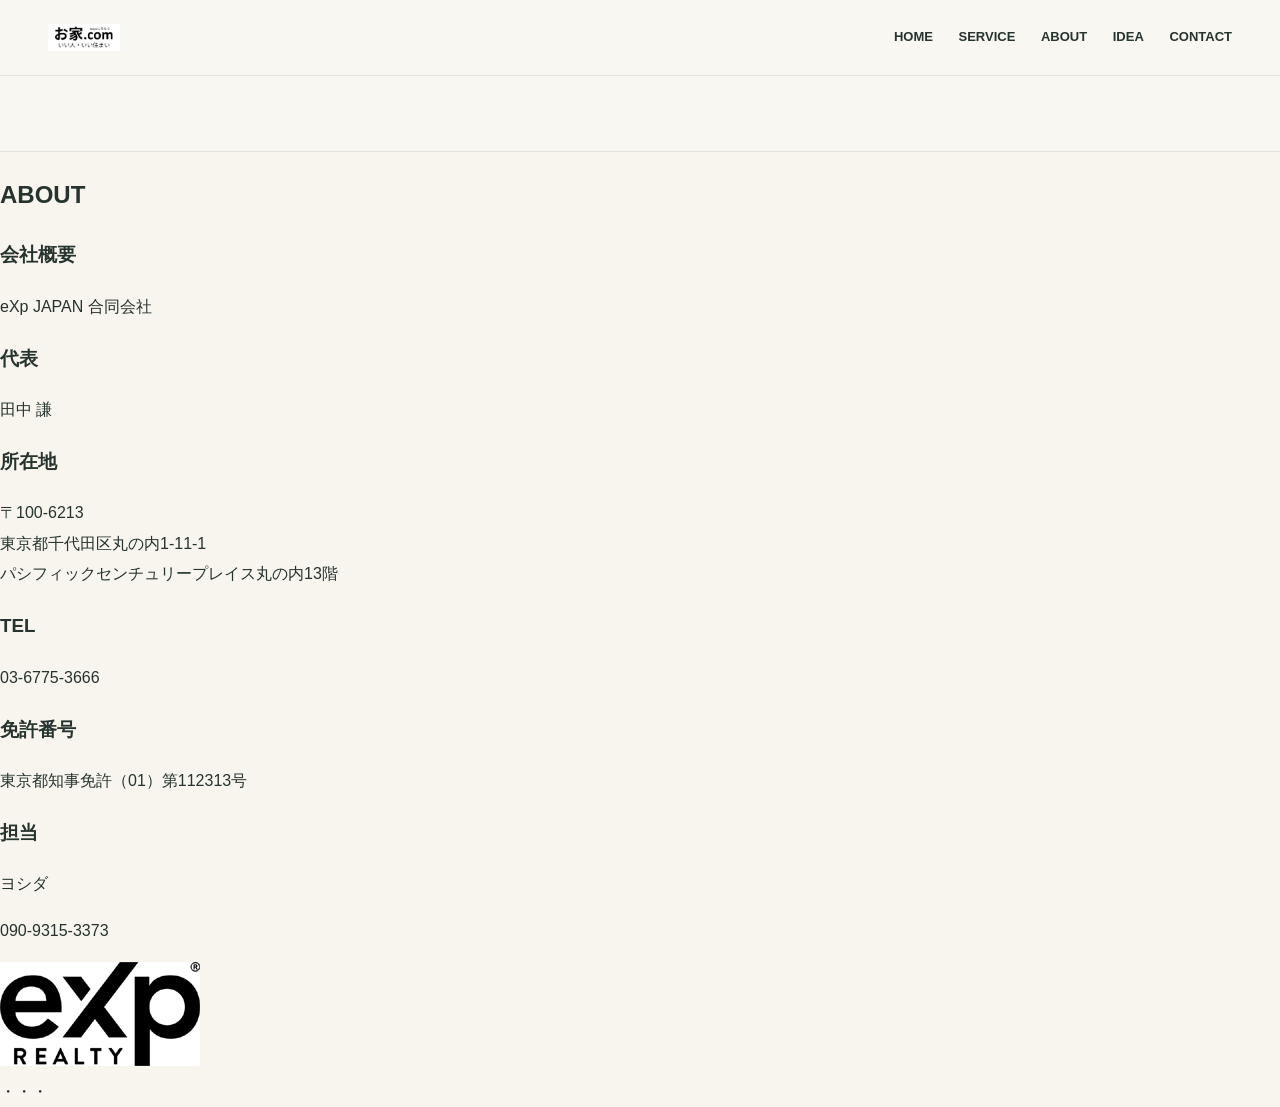
<file: company2.html>
<!DOCTYPE html>

<html lang="ja">

<head>

    <meta charset="UTF-8">

    <meta name="viewport" content="width=device-width, initial-scale=1.0">

    <title>会社概要｜お家.com</title>

    <link rel="stylesheet" href="style.css">

</head>

<body>
<!-- ========================================= -->
<!-- HEADER -->
<!-- ========================================= -->

<header>

    <a href="index.html">
        <img src="logo.jpg"
             alt="お家.com"
             class="logo">
    </a>

    <div class="menu-toggle">
        ☰
    </div>

    <nav class="menu">

        <a href="index.html">HOME</a>
        <a href="#">SERVICE</a>
        <a href="company.html">ABOUT</a>
        <a href="idea.html">IDEA</a>
        <a href="https://forms.gle/HyXmBgncGQmBEbbC8">CONTACT</a>

    </nav>

</header>
<header>

</header>

    <!-- ========================================= -->
<!-- COMPANY -->
<!-- ========================================= -->

<main>

<section class="company-info">

    <div class="container">

        <h1>ABOUT</h1>

        <div class="company-table">

            <div class="item">
                <h3>会社概要</h3>
                <p>eXp JAPAN 合同会社</p>
            </div>

            <div class="item">
                <h3>代表</h3>
                <p>田中 謙</p>
            </div>

            <div class="item">
                <h3>所在地</h3>
                <p>
                    〒100-6213<br>
                    東京都千代田区丸の内1-11-1<br>
                    パシフィックセンチュリープレイス丸の内13階
                </p>
            </div>

            <div class="item">
                <h3>TEL</h3>
                <p>03-6775-3666</p>
            </div>

            <div class="item">
                <h3>免許番号</h3>
                <p>東京都知事免許（01）第112313号</p>
            </div>

            <div class="item">
                <h3>担当</h3>
                <p>ヨシダ</p>
                <p>090-9315-3373</p>
            </div>

        </div>

        <img src="eXp.png"
             alt="eXp Realty"
             class="exp-logo">

    </div>

</section>


  
    
    
    
    
    
    
    <footer>

・・・

</footer>

<script>

const toggle = document.querySelector(".menu-toggle");
const menu = document.querySelector(".menu");

toggle.addEventListener("click", () => {
    menu.classList.toggle("active");
});

</script>

</body>
</file>
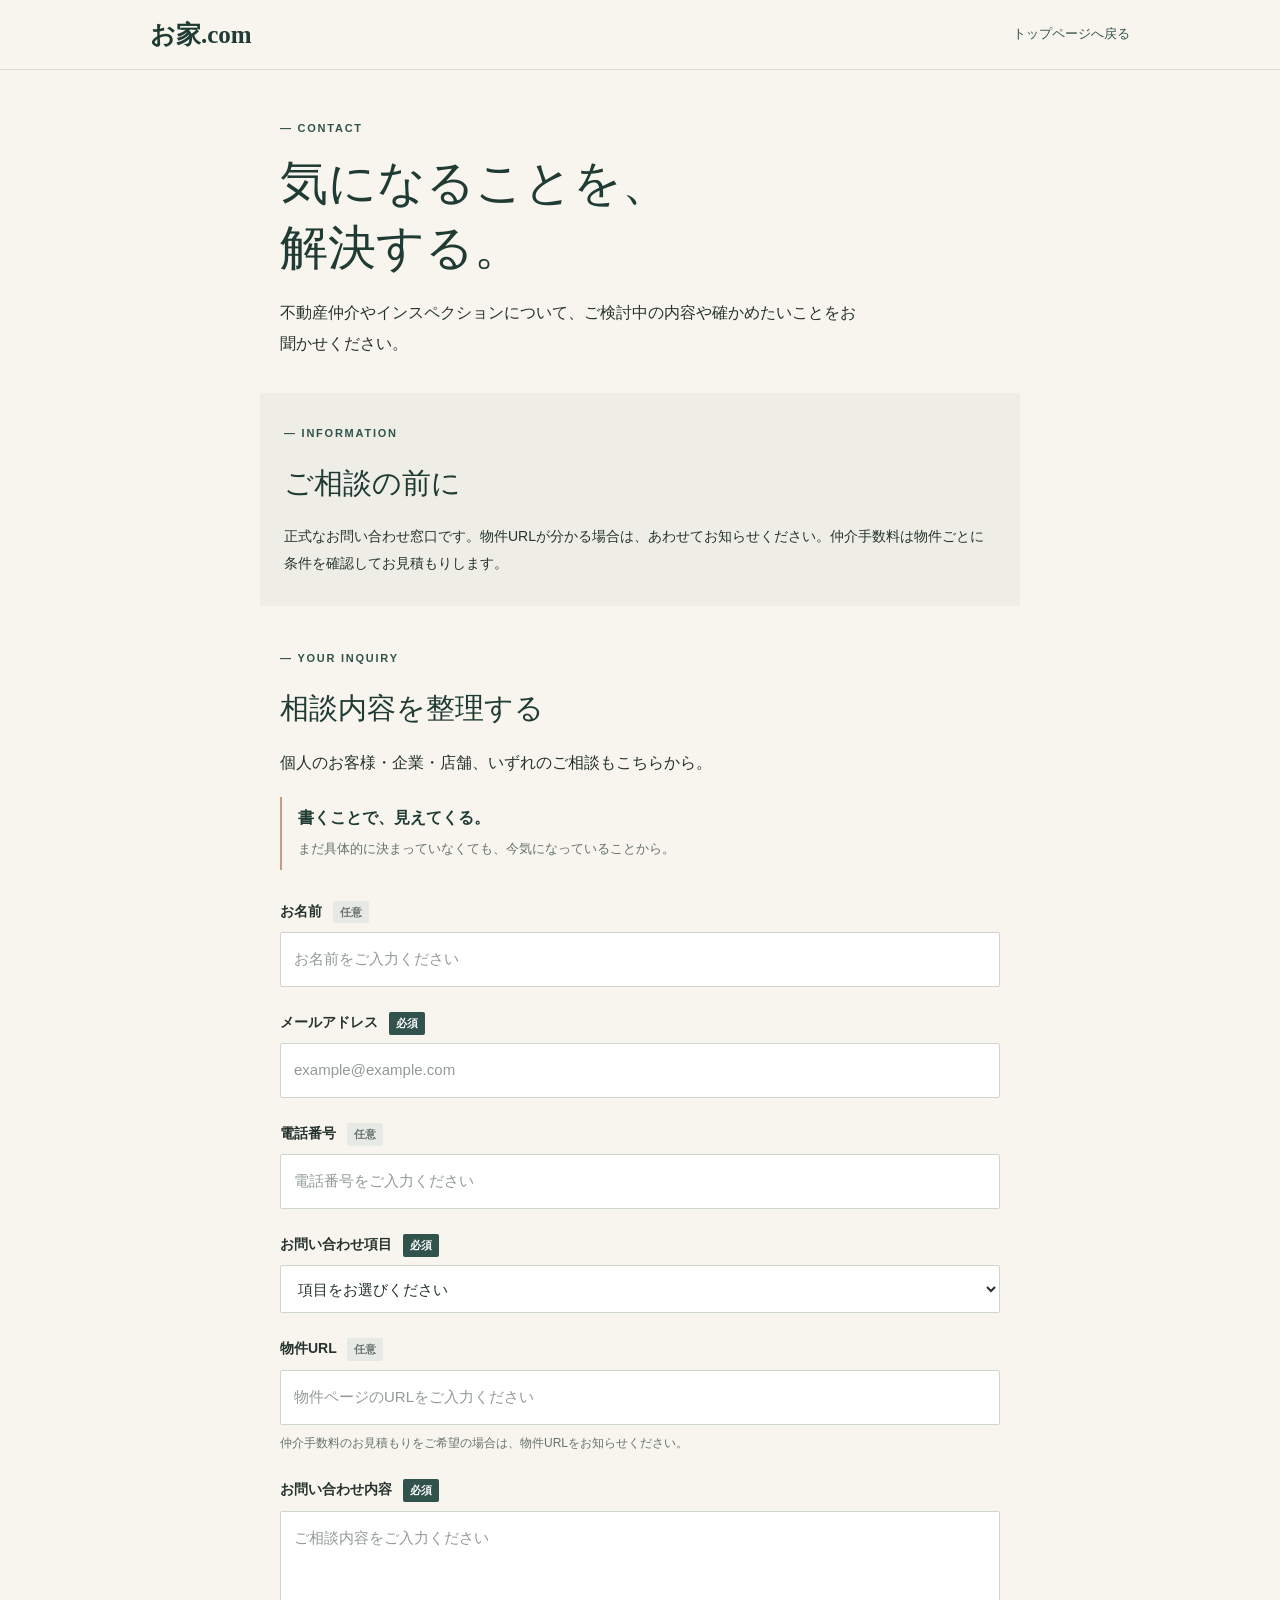
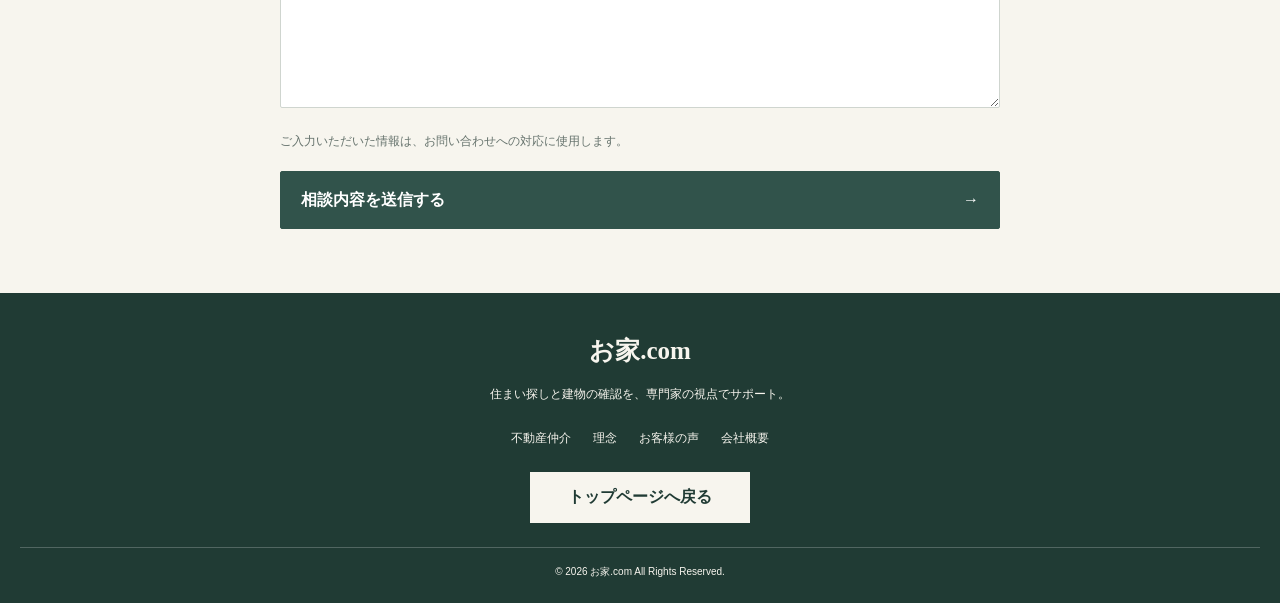
<file: contact.html>
<!doctype html>
<html lang="ja">
<head>
<meta charset="utf-8">
<meta name="viewport" content="width=device-width, initial-scale=1">
<meta name="description" content="お家.comへのお問い合わせ。仲介手数料のお見積もり、住宅診断などのご相談はこちら。">
<title>お問い合わせ｜お家.com</title>
<link rel="stylesheet" href="contact.css">
</head>
<body>
<header class="site-header">
  <a class="brand" href="index.html">お家.com</a>
  <a class="back-link" href="index.html">トップページへ戻る</a>
</header>
<main class="contact-main">
  <section class="intro">
    <p class="eyebrow">— CONTACT</p>
    <h1>気になることを、<br>解決する。</h1>
    <p>不動産仲介やインスペクションについて、ご検討中の内容や確かめたいことをお聞かせください。</p>
  </section>
  <section class="information">
    <p class="eyebrow">— INFORMATION</p>
    <h2>ご相談の前に</h2>
    <p>正式なお問い合わせ窓口です。物件URLが分かる場合は、あわせてお知らせください。仲介手数料は物件ごとに条件を確認してお見積もりします。</p>
  </section>
  <section class="form-section">
    <p class="eyebrow">— YOUR INQUIRY</p>
    <h2>相談内容を整理する</h2>
    <p>個人のお客様・企業・店舗、いずれのご相談もこちらから。</p>
    <blockquote>書くことで、見えてくる。<br><span>まだ具体的に決まっていなくても、今気になっていることから。</span></blockquote>
    <form action="https://formspree.io/f/mppdazer" method="POST">
      <input type="hidden" name="_subject" value="お家.com｜お問い合わせ">
      <div class="field">
        <label for="name">お名前 <span class="optional">任意</span></label>
        <input id="name" name="お名前" type="text" autocomplete="name" placeholder="お名前をご入力ください">
      </div>
      <div class="field">
        <label for="email">メールアドレス <span class="required">必須</span></label>
        <input id="email" name="email" type="email" autocomplete="email" placeholder="example@example.com" required>
      </div>
      <div class="field">
        <label for="phone">電話番号 <span class="optional">任意</span></label>
        <input id="phone" name="電話番号" type="tel" autocomplete="tel" placeholder="電話番号をご入力ください">
      </div>
      <div class="field">
        <label for="inquiry">お問い合わせ項目 <span class="required">必須</span></label>
        <select id="inquiry" name="お問い合わせ項目" required>
          <option value="" selected disabled>項目をお選びください</option>
          <option value="ご相談・ご質問">ご相談・ご質問</option>
          <option value="仲介手数料見積り">仲介手数料見積り</option>
          <option value="欠陥住宅チェックリスト">欠陥住宅チェックリスト</option>
        </select>
      </div>
      <div class="field">
        <label for="property-url">物件URL <span class="optional">任意</span></label>
        <input id="property-url" name="物件URL" type="url" placeholder="物件ページのURLをご入力ください">
        <p class="field-note">仲介手数料のお見積もりをご希望の場合は、物件URLをお知らせください。</p>
      </div>
      <div class="field">
        <label for="message">お問い合わせ内容 <span class="required">必須</span></label>
        <textarea id="message" name="お問い合わせ内容" rows="6" placeholder="ご相談内容をご入力ください" required></textarea>
      </div>
      <p class="privacy-note">ご入力いただいた情報は、お問い合わせへの対応に使用します。</p>
      <button class="submit-button" type="submit">相談内容を送信する <span aria-hidden="true">→</span></button>
    </form>
  </section>
</main>
<footer class="site-footer">
  <div class="footer-brand">お家.com</div>
  <p>住まい探しと建物の確認を、専門家の視点でサポート。</p>
  <nav class="footer-links">
    <a href="service.html">不動産仲介</a><a href="idea.html">理念</a><a href="voice.html">お客様の声</a><a href="company.html">会社概要</a>
  </nav>
  <a class="footer-contact" href="index.html">トップページへ戻る</a>
  <small>© 2026 お家.com All Rights Reserved.</small>
</footer>
</body>
</html>
</file>
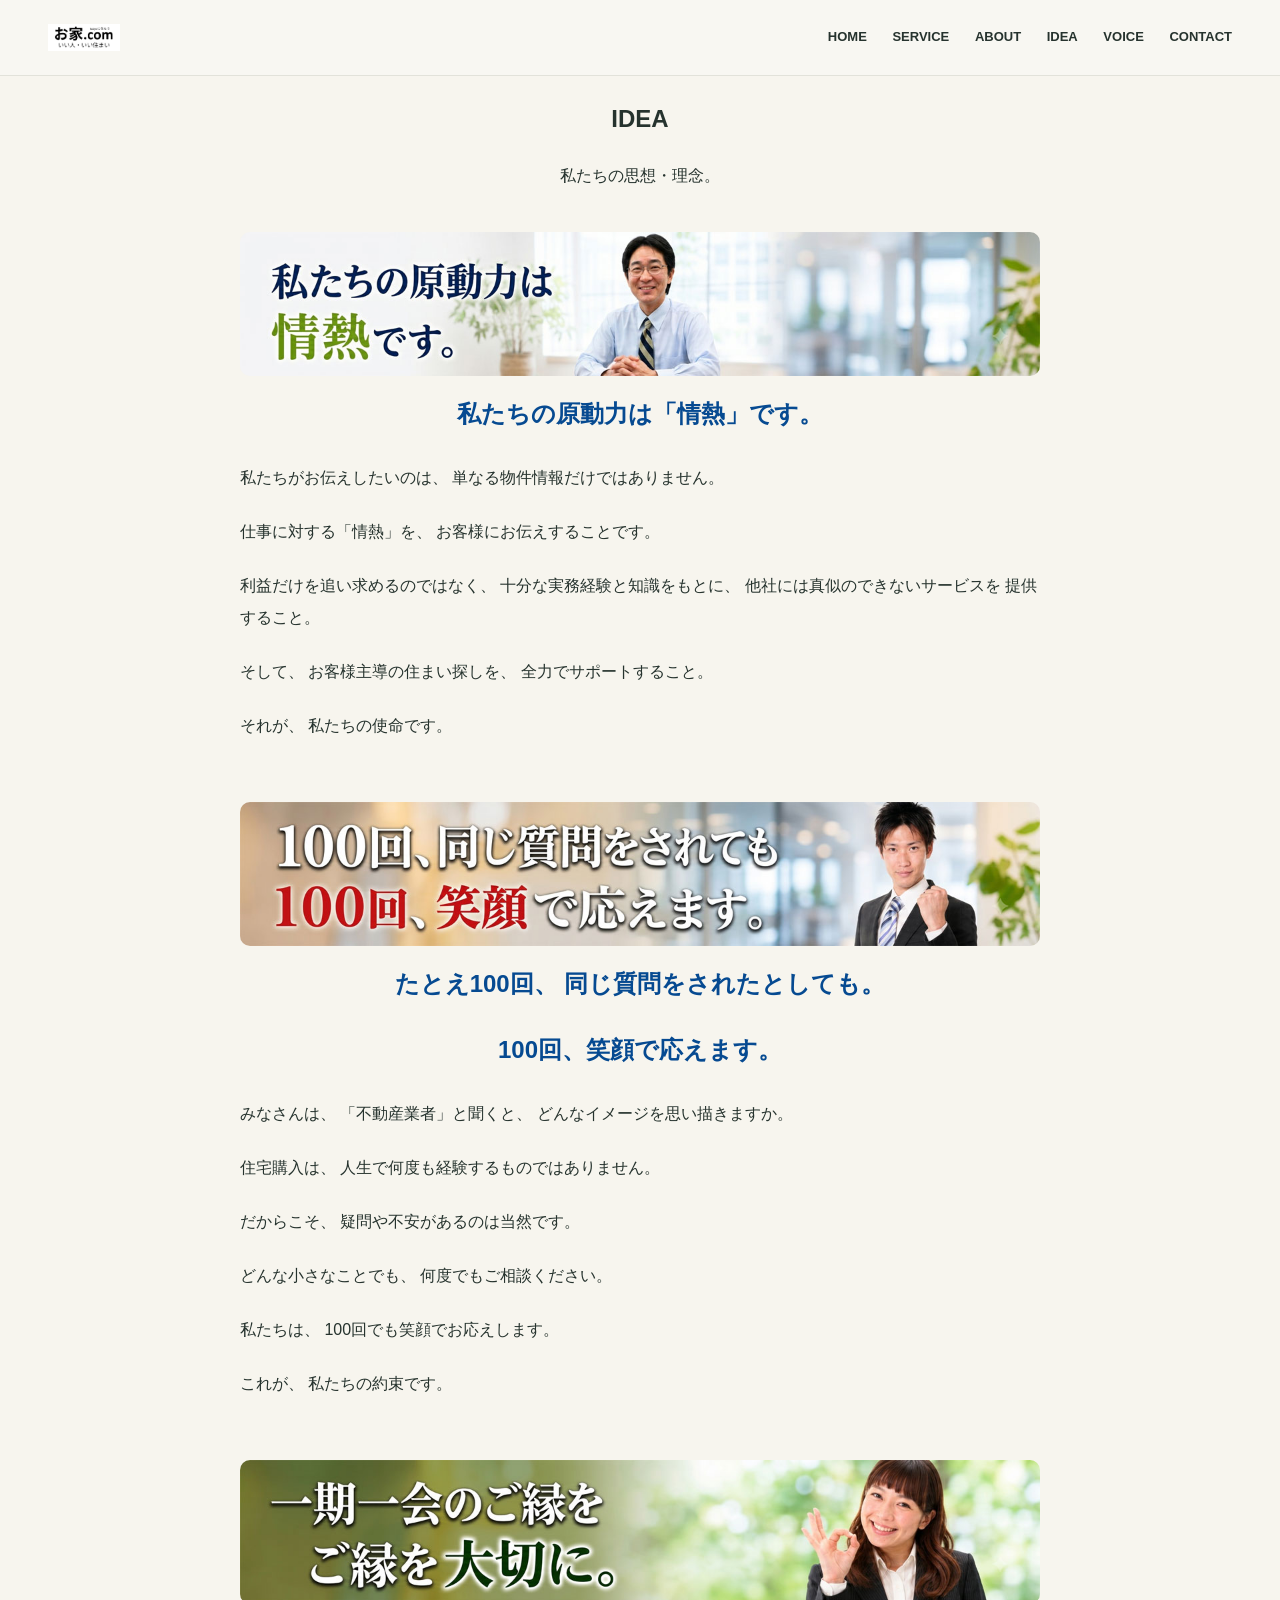
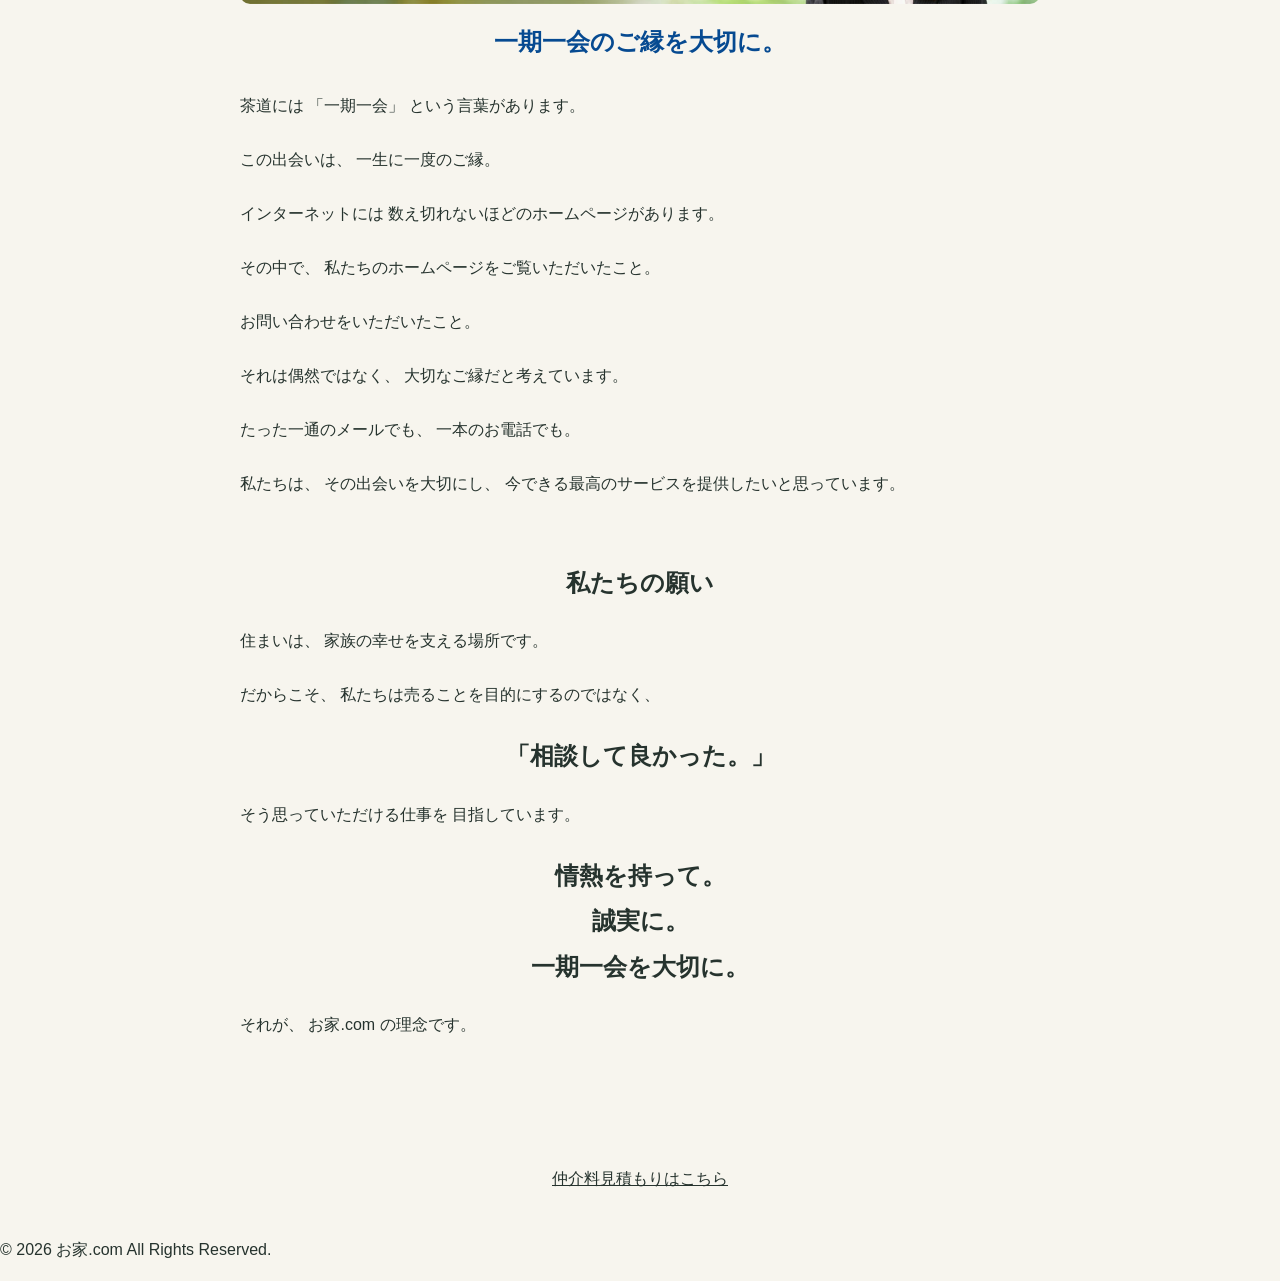
<file: idea.html>
<!DOCTYPE html>
<html lang="ja">

<head>

<meta charset="UTF-8">

<meta name="viewport"
      content="width=device-width, initial-scale=1.0">

<title>IDEA｜お家.com</title>
<!-- Google tag (gtag.js) -->
<script async src="https://www.googletagmanager.com/gtag/js?id=AW-984110072"></script>
<script>
  window.dataLayer = window.dataLayer || [];
  function gtag(){dataLayer.push(arguments);}
  gtag('js', new Date());

  gtag('config', 'AW-984110072');
</script>





<!-- Event snippet for お問い合わせボタン conversion-->
<script>
  window.addEventListener("DOMContentLoaded", function () {
    document.querySelectorAll('[href*="/forms.gle/"]').forEach(function (link) {
      link.addEventListener("click", function () {
        gtag("event", "conversion", {
          send_to: "AW-984110072/GGG0CJ3yg-scEPinodUD",
        });
      });
    });
  });
</script>

<link rel="stylesheet" href="style.css">

<style>

/* =========================================
   IDEAページ専用
   ========================================= */

.idea-image {
    width: 800px;
    max-width: 90%;
    margin: 40px auto 20px;
}

.idea-image img {
    display: block;
    width: 100%;
    height: auto;
    margin: 0 auto;
    border-radius: 10px;
}

.idea-text {
    width: 800px;
    max-width: 90%;
    margin: 0 auto 60px;
    box-sizing: border-box;
}

.idea-text h2 {
    text-align: center;
    color: #064a91;
    margin: 20px 0 30px;
    line-height: 1.5;
}

.idea-text p {
    text-align: left;
    font-size: 16px;
    line-height: 2;
    margin: 0 0 22px;
}




      

.idea > .container,
.idea-last > .container {
    width: 800px;
    max-width: 90%;
    margin-left: auto;
    margin-right: auto;
    box-sizing: border-box;
}

.idea > .container h1 {
    text-align: center;
}

.idea > .container .sub-title {
    text-align: center;
}

.idea-last > .container h2,
.idea-last > .container h4 {
    text-align: center;
}

.idea-last > .container p {
    text-align: left;
    line-height: 2;
    margin-bottom: 22px;
}

.idea-last > .container .profile-name {
    text-align: center;
}

.idea-last > .container .btn {
    display: block;
    width: fit-content;
    margin: 40px auto;
    text-align: center;
}


/* =========================================
   スマホ
   ========================================= */

@media (max-width: 768px) {

    .idea > .container,
    .idea-last > .container {
        width: 100%;
        max-width: none;
        padding: 0 20px;
    }

    .idea > .container {
        padding-top: 30px;
    }

    .idea > .container h1 {
        margin: 0 0 10px;
        font-size: 32px;
        line-height: 1.2;
    }

    .idea > .container .sub-title {
        margin: 0 0 35px;
        font-size: 15px;
    }


    /* 写真 */

    .idea-image {
        width: 100%;
        max-width: none;
        padding: 0 12px;
        margin: 35px auto 22px;
        box-sizing: border-box;
    }

    .idea-image img {
        width: 100%;
        height: auto;
        border-radius: 10px;
    }


    /* 本文 */

    .idea-text {
        width: 100%;
        max-width: none;
        padding: 0 20px;
        margin: 0 auto 50px;
        box-sizing: border-box;
    }

    .idea-text h2 {
        margin: 18px 0 25px;
        font-size: 23px;
        line-height: 1.55;
        text-align: center;
    }

  

    /* 私たちの願い */

    .idea-last > .container {
        padding-top: 20px;
    }

    .idea-last > .container h2 {
        margin: 30px 0 25px;
        font-size: 25px;
        line-height: 1.5;
    }

    .idea-last > .container h4 {
        margin: 30px 0 20px;
        font-size: 20px;
    }

    .idea-last > .container p {
        font-size: 15px;
        line-height: 2;
        margin-bottom: 24px;
        text-align: left;
    }

    .idea-last > .container .profile-name {
        text-align: center;
        font-size: 18px;
    }


    /* CTA */

    .idea-last > .container .btn {
        display: block;
        width: fit-content;
        margin: 35px auto 45px;
        text-align: center;
    }

}

</style>

</head>


<body>


<!-- =========================================
     HEADER
     ========================================= -->

<header>

    <a href="index.html">

        <img src="logo.jpg"
             alt="お家.com"
             class="logo">

    </a>


    <button class="menu-toggle" type="button" aria-label="メニューを開く" aria-expanded="false" aria-controls="site-menu">☰</button>


    <nav class="menu" id="site-menu" aria-label="メインナビゲーション">

        <a href="index.html">
            HOME
        </a>

        <a href="service.html">
            SERVICE
        </a>

        <a href="company.html">
            ABOUT
        </a>

        <a href="idea.html">
            IDEA
        </a>

        <a href="voice.html">
            VOICE
        </a>

        <a href="contact.html">
            CONTACT
        </a>

    </nav>

</header>


<!-- =========================================
     IDEA
     ========================================= -->

<section class="idea">

    <div class="container">

        <h1>
            IDEA
        </h1>

        <p class="sub-title">
            私たちの思想・理念。
        </p>

    </div>

</section>


<!-- =========================================
     情熱
     ========================================= -->

<section class="idea-section">

    <div class="idea-image">

        <img src="idea11.jpg"
             alt="私たちの原動力は情熱です"
             class="responsive-img">

    </div>


    <div class="idea-text">

        <h2>
            私たちの原動力は「情熱」です。
        </h2>

        <p>
            私たちがお伝えしたいのは、
            単なる物件情報だけではありません。
        </p>

        <p>
            仕事に対する「情熱」を、
            お客様にお伝えすることです。
        </p>

        <p>
            利益だけを追い求めるのではなく、
            十分な実務経験と知識をもとに、
            他社には真似のできないサービスを
            提供すること。
        </p>

        <p>
            そして、
            お客様主導の住まい探しを、
            全力でサポートすること。
        </p>

        <p>
            それが、
            私たちの使命です。
        </p>

    </div>

</section>


<!-- =========================================
     約束
     ========================================= -->

<section class="idea-section">

    <div class="idea-image">

        <img src="idea.jpg"
             alt="100回笑顔で応えます"
             class="responsive-img">

    </div>


    <div class="idea-text">

        <h2>
            たとえ100回、
            同じ質問をされたとしても。
        </h2>

        <h2>
            100回、笑顔で応えます。
        </h2>

        <p>
            みなさんは、
            「不動産業者」と聞くと、
            どんなイメージを思い描きますか。
        </p>

        <p>
            住宅購入は、
            人生で何度も経験するものではありません。
        </p>

        <p>
            だからこそ、
            疑問や不安があるのは当然です。
        </p>

        <p>
            どんな小さなことでも、
            何度でもご相談ください。
        </p>

        <p>
            私たちは、
            100回でも笑顔でお応えします。
        </p>

        <p>
            これが、
            私たちの約束です。
        </p>

    </div>

</section>


<!-- =========================================
     一期一会
     ========================================= -->

<section class="idea-section">

    <div class="idea-image">

        <img src="idea3.jpg"
             alt="一期一会"
             class="responsive-img">

    </div>


    <div class="idea-text">

        <h2>
            一期一会のご縁を大切に。
        </h2>

        <p>
            茶道には
            「一期一会」
            という言葉があります。
        </p>

        <p>
            この出会いは、
            一生に一度のご縁。
        </p>

        <p>
            インターネットには
            数え切れないほどのホームページがあります。
        </p>

        <p>
            その中で、
            私たちのホームページをご覧いただいたこと。
        </p>

        <p>
            お問い合わせをいただいたこと。
        </p>

        <p>
            それは偶然ではなく、
            大切なご縁だと考えています。
        </p>

        <p>
            たった一通のメールでも、
            一本のお電話でも。
        </p>

        <p>
            私たちは、
            その出会いを大切にし、
            今できる最高のサービスを提供したいと思っています。
        </p>

    </div>

</section>


<!-- =========================================
     私たちの願い
     ========================================= -->

<section class="idea-last">

    <div class="container">

        <h2>
            私たちの願い
        </h2>

        <p>
            住まいは、
            家族の幸せを支える場所です。
        </p>

        <p>
            だからこそ、
            私たちは売ることを目的にするのではなく、
        </p>

        <h2>
            「相談して良かった。」
        </h2>

        <p>
            そう思っていただける仕事を
            目指しています。
        </p>

        <h2>
            情熱を持って。<br>
            誠実に。<br>
            一期一会を大切に。
        </h2>

        <p>
            それが、
            お家.com の理念です。
        </p>


        <br>
        <br>


        <!-- プロフィール -->



        <!-- CTA -->

        <a href="contact.html"
           class="btn">

            仲介料見積もりはこちら

        </a>

    </div>

</section>


<!-- =========================================
     FOOTER
     ========================================= -->

<footer>

    <div class="container">

        <p>
            © 2026 お家.com All Rights Reserved.
        </p>

    </div>

</footer>


<!-- =========================================
     JavaScript
     ========================================= -->

<script>
(function () {
  const toggle = document.querySelector(".menu-toggle");
  const menu = document.querySelector(".menu");
  if (!toggle || !menu) return;
  toggle.addEventListener("click", function () {
    const isOpen = menu.classList.toggle("active");
    toggle.setAttribute("aria-expanded", String(isOpen));
    toggle.setAttribute("aria-label", isOpen ? "メニューを閉じる" : "メニューを開く");
    toggle.textContent = isOpen ? "×" : "☰";
  });
  menu.querySelectorAll("a").forEach(function (link) {
    link.addEventListener("click", function () {
      menu.classList.remove("active");
      toggle.setAttribute("aria-expanded", "false");
      toggle.setAttribute("aria-label", "メニューを開く");
      toggle.textContent = "☰";
    });
  });
  document.addEventListener("click", function (event) {
    if (!menu.contains(event.target) && !toggle.contains(event.target)) {
      menu.classList.remove("active");
      toggle.setAttribute("aria-expanded", "false");
      toggle.setAttribute("aria-label", "メニューを開く");
      toggle.textContent = "☰";
    }
  });
})();
</script>


</body>

</html>
</file>
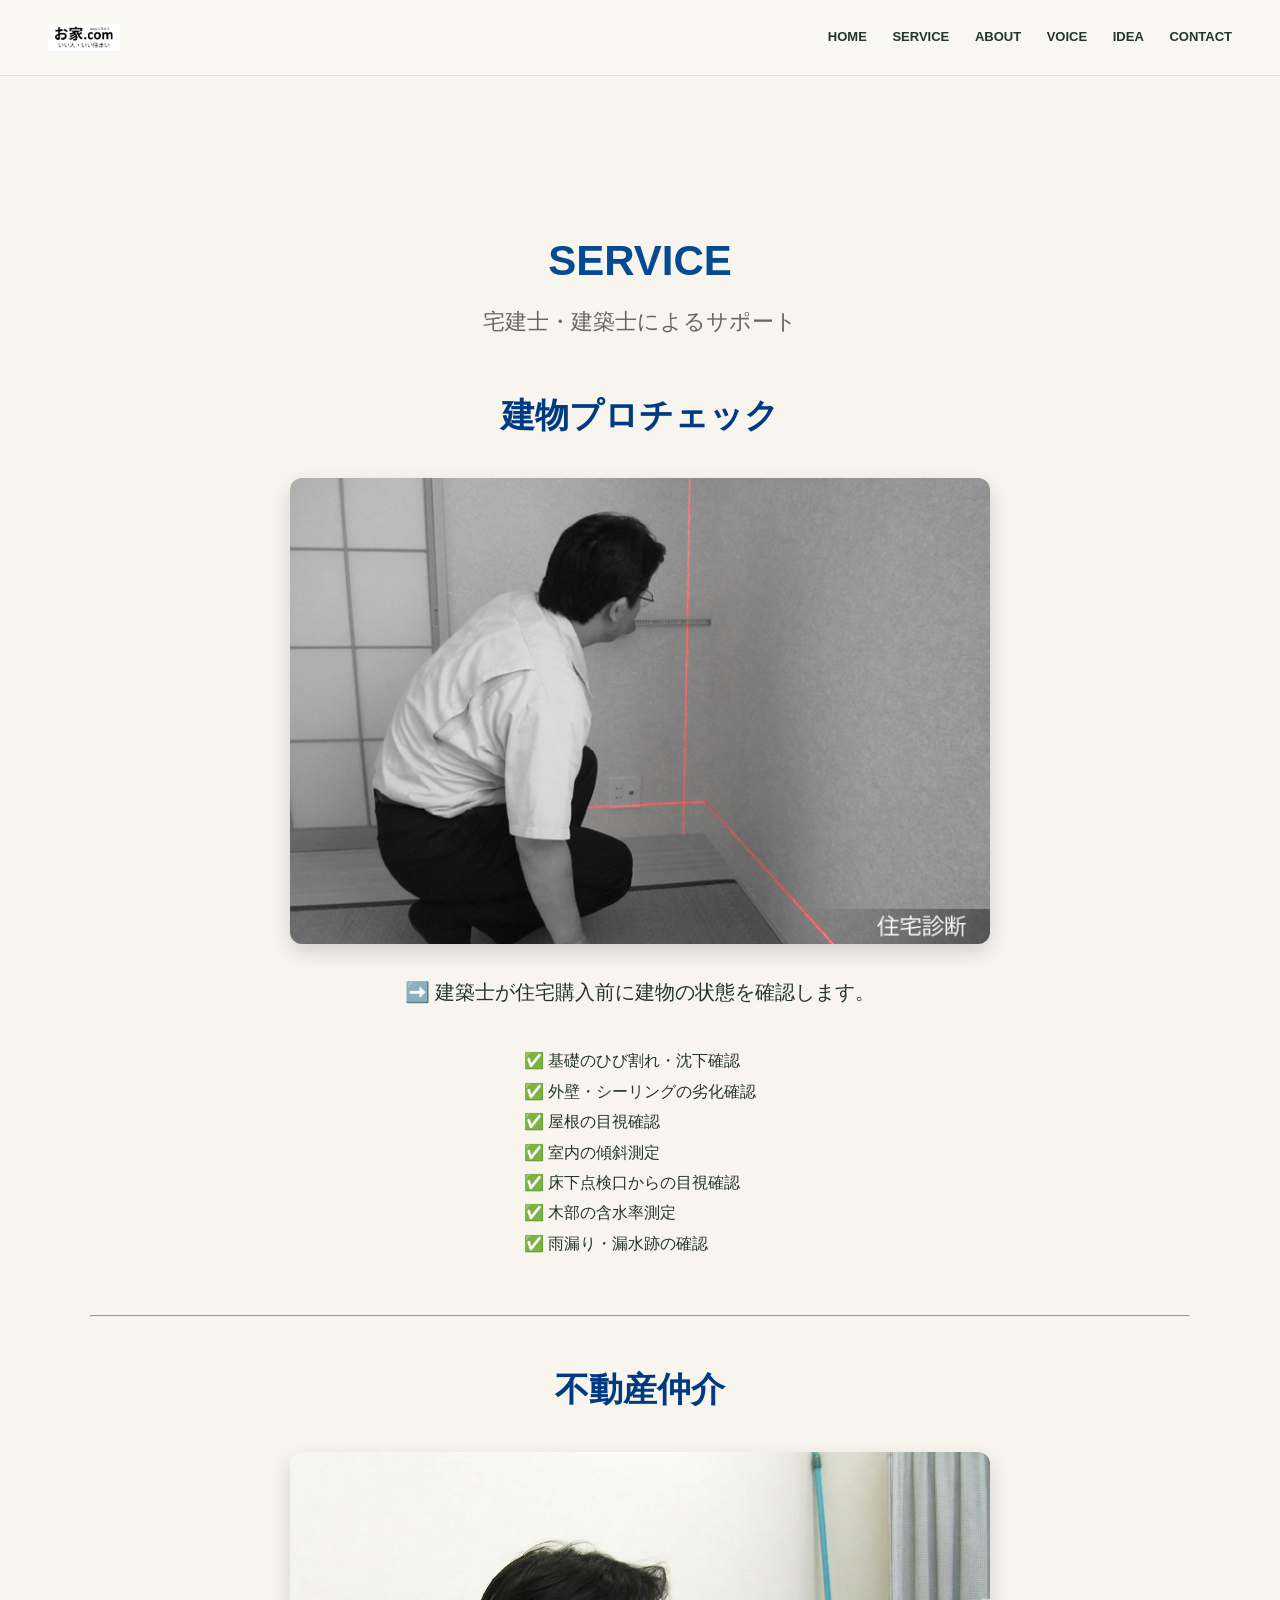
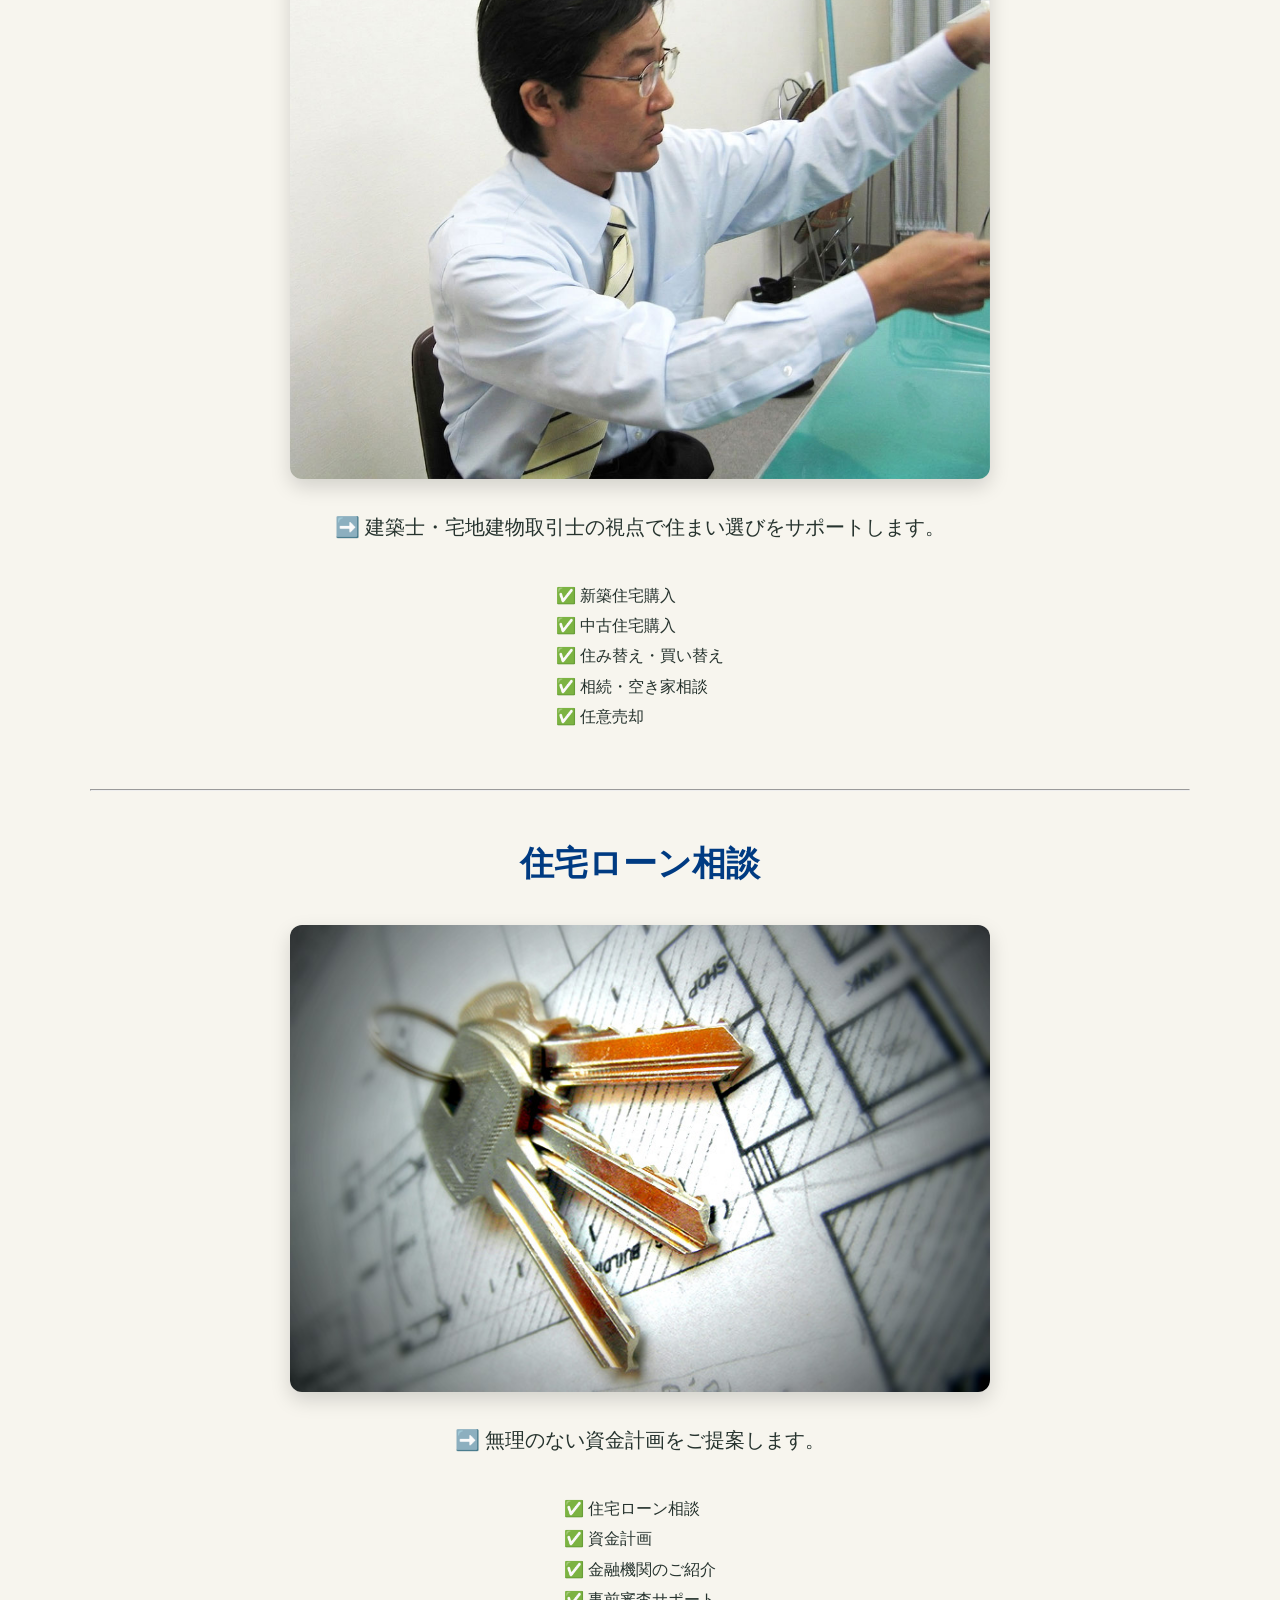
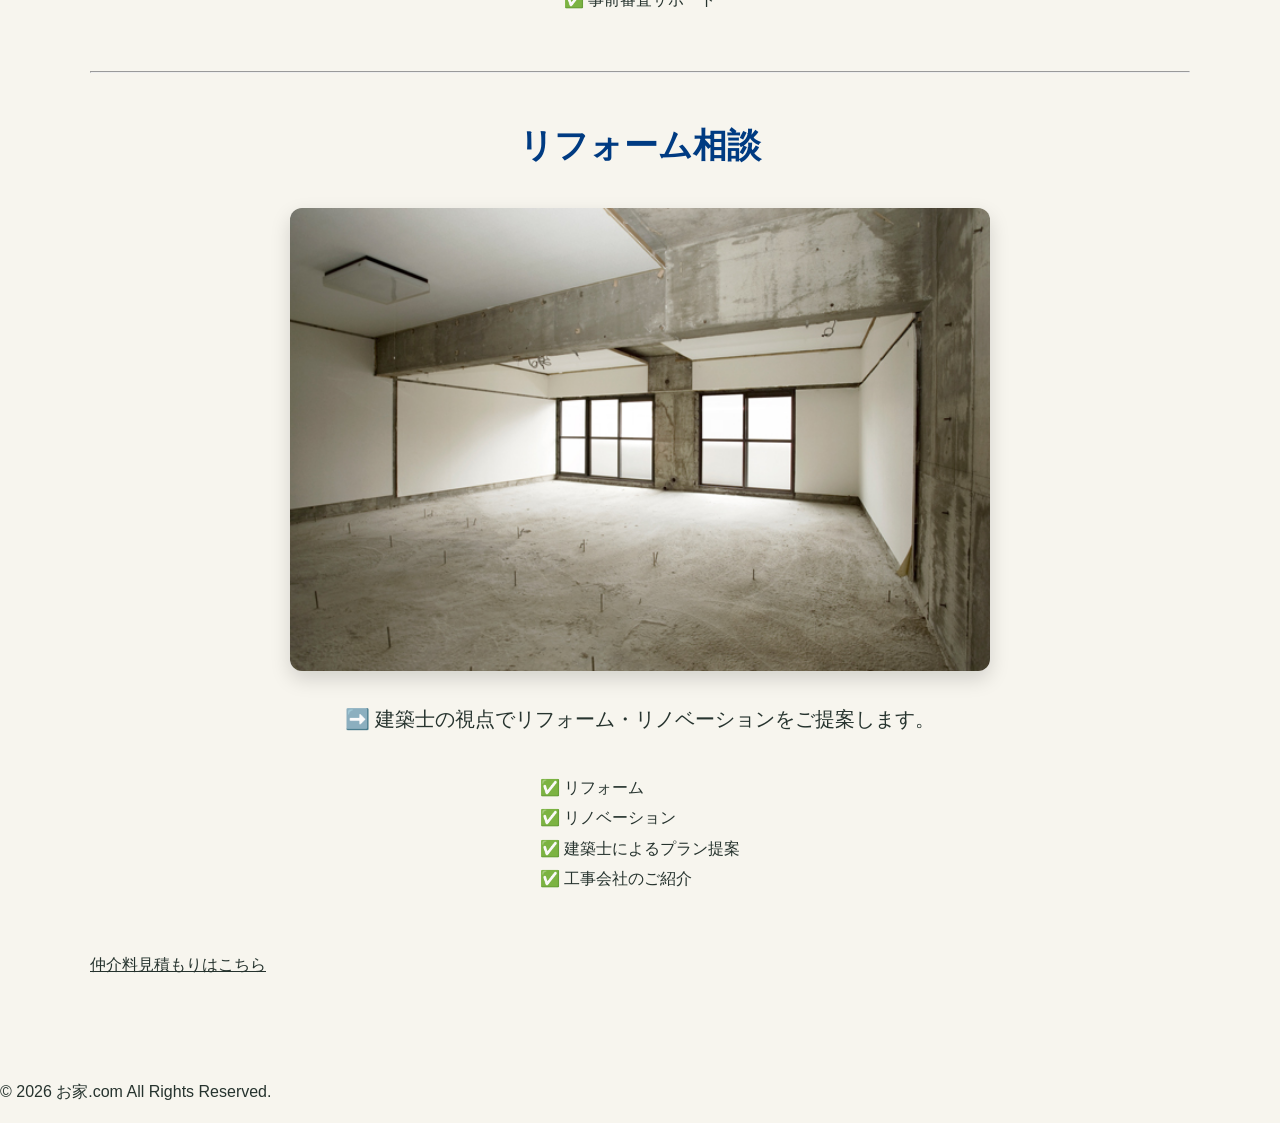
<file: service.html>
<!DOCTYPE html>
<html lang="ja">

<head>

<meta charset="UTF-8">

<meta name="viewport" content="width=device-width, initial-scale=1.0">

<title>お家.com</title>

<meta name="description"
content="宅地建物取引士・建築士による住宅購入サポート">

<!-- Google Analytics -->

<script async src="https://www.googletagmanager.com/gtag/js?id=G-5256FCTDNK"></script>

<script>

window.dataLayer = window.dataLayer || [];

function gtag(){dataLayer.push(arguments);}

gtag('js', new Date());

gtag('config','G-5256FCTDNK');

</script>
<!-- Google tag (gtag.js) -->
<script async src="https://www.googletagmanager.com/gtag/js?id=AW-984110072"></script>
<script>
  window.dataLayer = window.dataLayer || [];
  function gtag(){dataLayer.push(arguments);}
  gtag('js', new Date());

  gtag('config', 'AW-984110072');
</script>





<!-- Event snippet for お問い合わせボタン conversion-->
<script>
  window.addEventListener("DOMContentLoaded", function () {
    document.querySelectorAll('[href*="/forms.gle/"]').forEach(function (link) {
      link.addEventListener("click", function () {
        gtag("event", "conversion", {
          send_to: "AW-984110072/GGG0CJ3yg-scEPinodUD",
        });
      });
    });
  });
</script>

<link rel="stylesheet" href="style.css">
<link rel="stylesheet" href="service.css">

</head>

<body>

<!-- ========================================= -->
<!-- HEADER -->
<!-- ========================================= -->

<header>

    <a href="index.html">

        <img src="logo.jpg"
             alt="お家.com"
             class="logo">

    </a>

    <button class="menu-toggle" type="button" aria-label="メニューを開く" aria-expanded="false" aria-controls="site-menu">☰</button>

    <nav class="menu" id="site-menu" aria-label="メインナビゲーション">

        <a href="index.html">HOME</a>

        <a href="service.html">SERVICE</a>

        <a href="company.html">ABOUT</a>

          <a href="voice.html">VOICE</a>

        <a href="idea.html">IDEA</a>

        <a href="contact.html">

            CONTACT

        </a>

    </nav>

</header>


<!-- ========================================= -->
<!-- service-->
<!-- ========================================= -->


<section class="service">

<div class="container">

    
<div style="padding-top:80px; text-align:center;">

    <h1 style="margin:0 0 15px; font-size:42px; line-height:1.2; color:#064a91;">
         SERVICE
    </h1>

    <p style="margin:0; font-size:22px; color:#666;">
         宅建士・建築士によるサポート
    </p>
    </div>

      <div class="service-box">

        <h2>建物プロチェック</h2>

        <img src="check.jpg"
             alt="建物プロチェック"
             class="service-photo">

        <p class="arrow">
            ➡️ 建築士が住宅購入前に建物の状態を確認します。
        </p>

        <ul class="service-list">
            <li>✅ 基礎のひび割れ・沈下確認</li>
            <li>✅ 外壁・シーリングの劣化確認</li>
            <li>✅ 屋根の目視確認</li>
            <li>✅ 室内の傾斜測定</li>
            <li>✅ 床下点検口からの目視確認</li>
            <li>✅ 木部の含水率測定</li>
            <li>✅ 雨漏り・漏水跡の確認</li>
        </ul>

    </div>

    <hr>

    <div class="service-box">

        <h2>不動産仲介</h2>

        <img src="yoko11.jpg"
             alt="不動産仲介"
             class="service-photo">

        <p class="arrow">
            ➡️ 建築士・宅地建物取引士の視点で住まい選びをサポートします。
        </p>

        <ul class="service-list">
            <li>✅ 新築住宅購入</li>
            <li>✅ 中古住宅購入</li>
            <li>✅ 住み替え・買い替え</li>
            <li>✅ 相続・空き家相談</li>
            <li>✅ 任意売却</li>
        </ul>

    </div>

    <hr>

    <div class="service-box">

        <h2>住宅ローン相談</h2>

        <img src="loan.jpg"
             alt="住宅ローン相談"
             class="service-photo">

        <p class="arrow">
            ➡️ 無理のない資金計画をご提案します。
        </p>

        <ul class="service-list">
            <li>✅ 住宅ローン相談</li>
            <li>✅ 資金計画</li>
            <li>✅ 金融機関のご紹介</li>
            <li>✅ 事前審査サポート</li>
        </ul>

    </div>

    <hr>

    <div class="service-box">

        <h2>リフォーム相談</h2>

        <img src="reform.jpg"
             alt="リフォーム相談"
             class="service-photo">

        <p class="arrow">
            ➡️ 建築士の視点でリフォーム・リノベーションをご提案します。
        </p>

        <ul class="service-list">
            <li>✅ リフォーム</li>
            <li>✅ リノベーション</li>
            <li>✅ 建築士によるプラン提案</li>
            <li>✅ 工事会社のご紹介</li>
        </ul>





    </div>



<a href="contact.html"
   class="btn"
   style="text-align:center;">

    仲介料見積もりはこちら

</a>
</div>

</section>

























    
<!-- ========================================= -->
<!-- FOOTER -->
<!-- ========================================= -->

<footer>

    <div class="container">

        <p>

            © 2026 お家.com All Rights Reserved.

        </p>

    </div>

</footer>



<!-- ========================================= -->
<!-- JavaScript -->
<!-- ========================================= -->

<script>
(function () {
  const toggle = document.querySelector(".menu-toggle");
  const menu = document.querySelector(".menu");
  if (!toggle || !menu) return;
  toggle.addEventListener("click", function () {
    const isOpen = menu.classList.toggle("active");
    toggle.setAttribute("aria-expanded", String(isOpen));
    toggle.setAttribute("aria-label", isOpen ? "メニューを閉じる" : "メニューを開く");
    toggle.textContent = isOpen ? "×" : "☰";
  });
  menu.querySelectorAll("a").forEach(function (link) {
    link.addEventListener("click", function () {
      menu.classList.remove("active");
      toggle.setAttribute("aria-expanded", "false");
      toggle.setAttribute("aria-label", "メニューを開く");
      toggle.textContent = "☰";
    });
  });
  document.addEventListener("click", function (event) {
    if (!menu.contains(event.target) && !toggle.contains(event.target)) {
      menu.classList.remove("active");
      toggle.setAttribute("aria-expanded", "false");
      toggle.setAttribute("aria-label", "メニューを開く");
      toggle.textContent = "☰";
    }
  });
})();
</script>

</body>

</html>
</file>
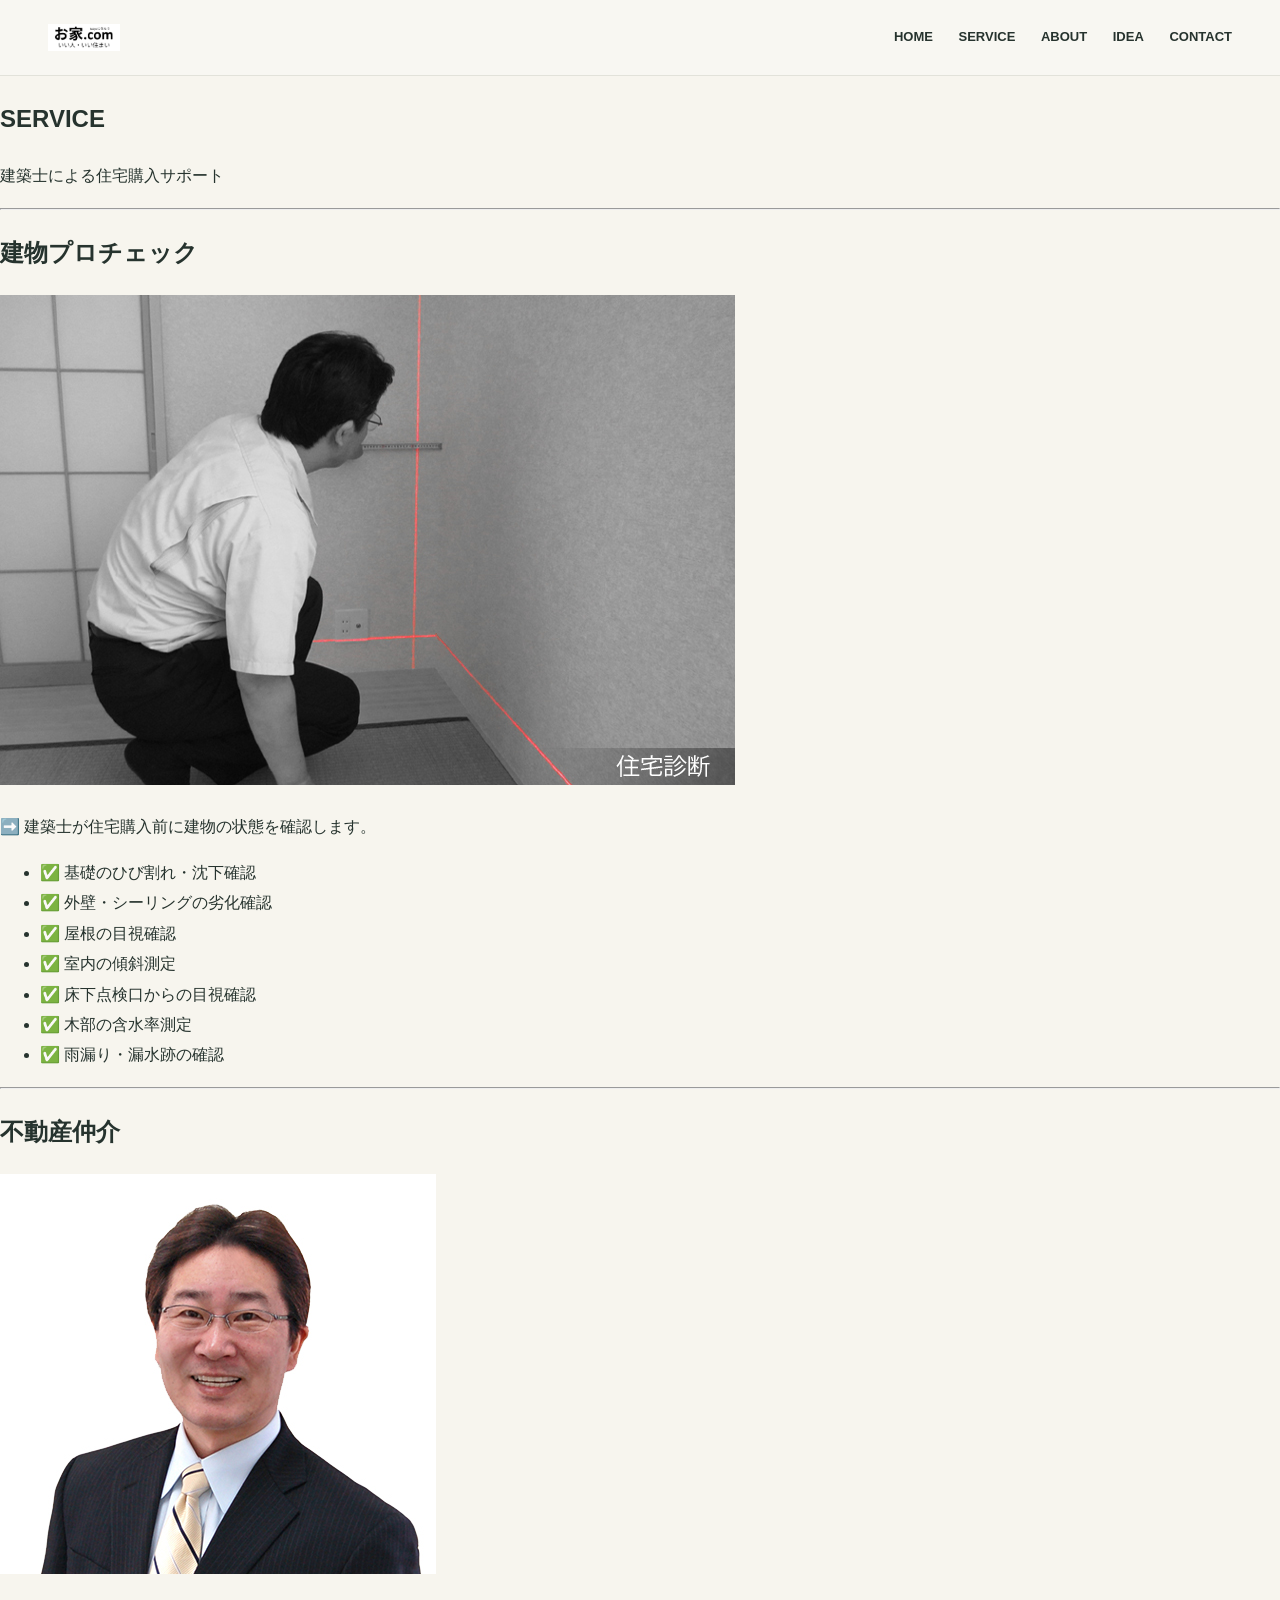
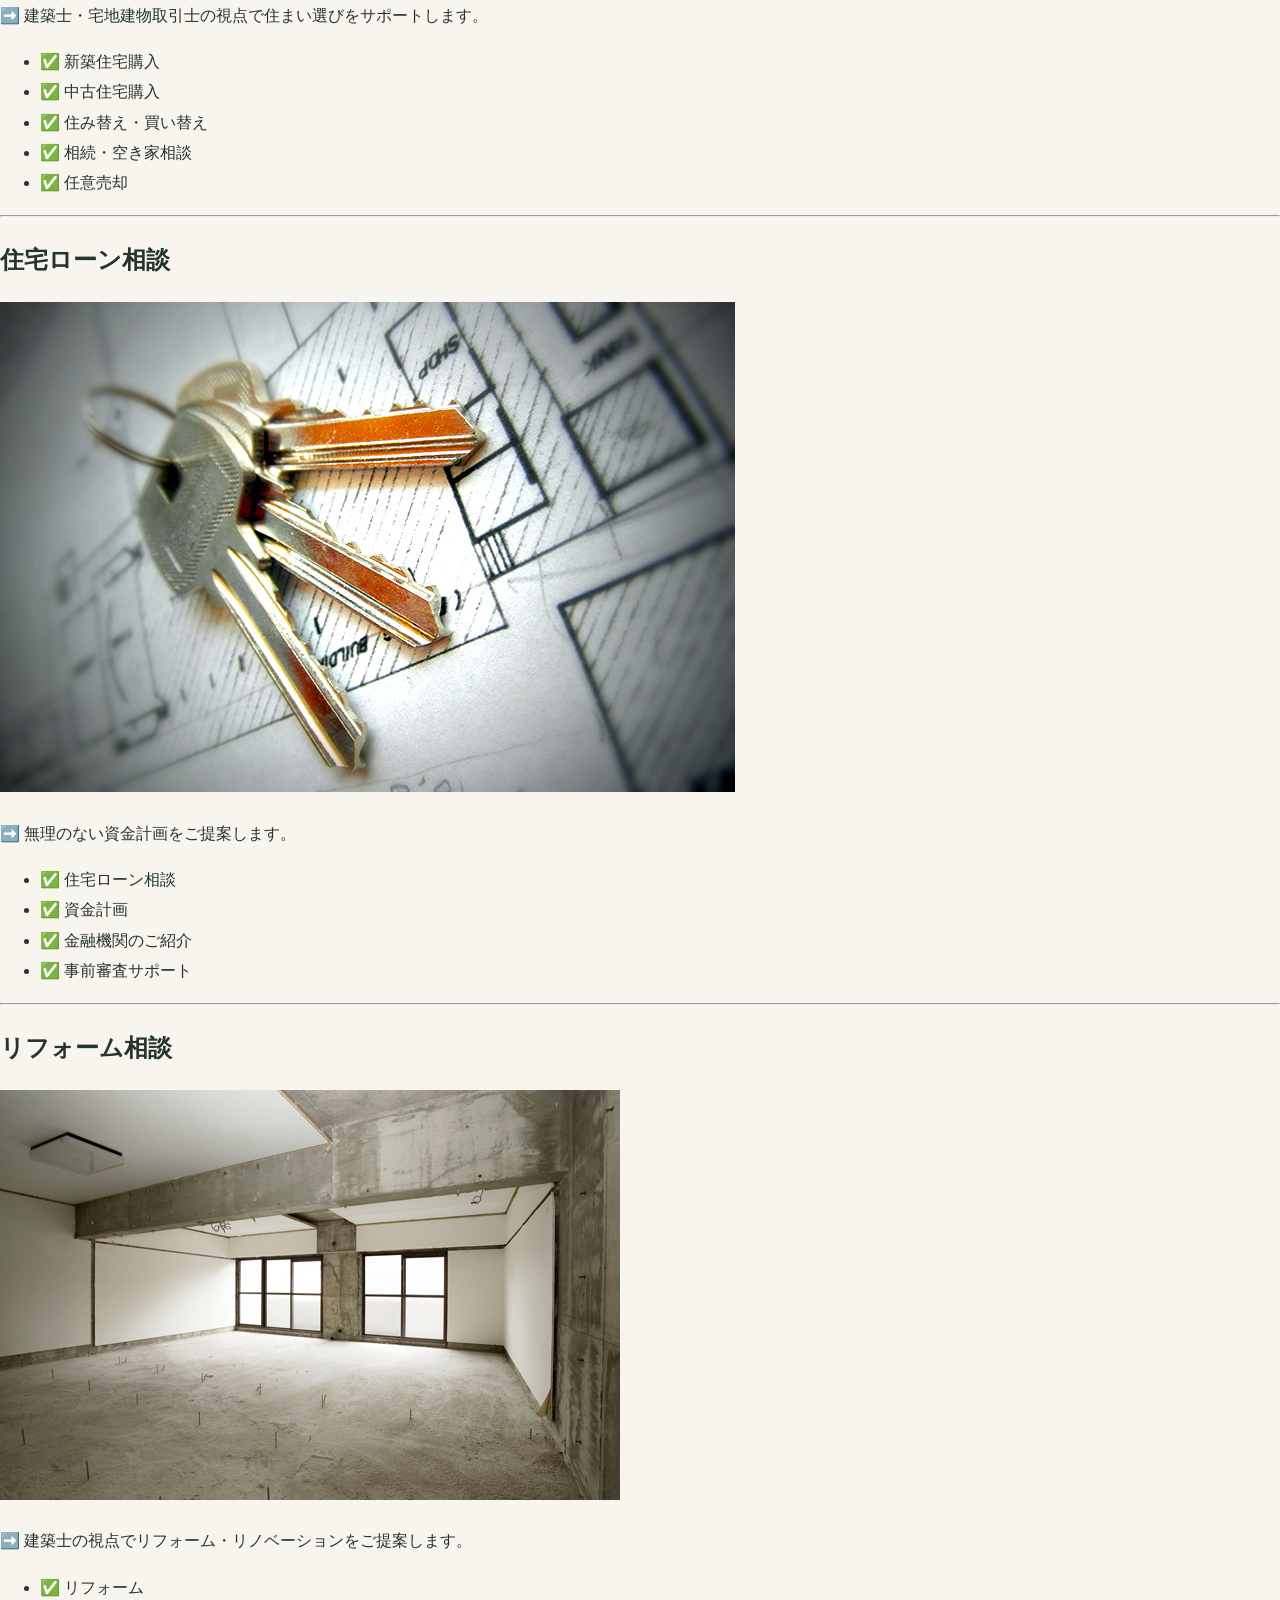
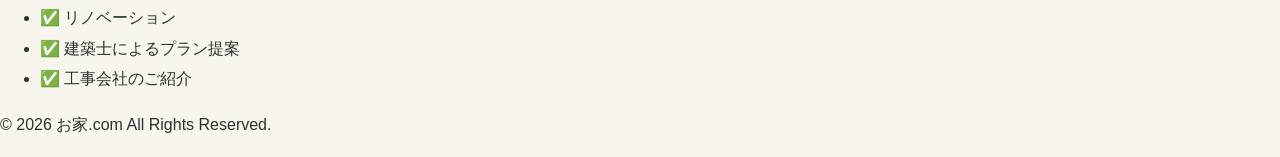
<file: service2.html>
<!DOCTYPE html>
<html lang="ja">

<head>
    <meta charset="UTF-8">
    <meta name="viewport" content="width=device-width, initial-scale=1.0">
    <title>サービス｜お家.com</title>
    <link rel="stylesheet" href="style.css">
</head>

<body>

<header>

    <a href="index.html">
        <img src="logo.jpg"
             alt="お家.com"
             class="logo">
    </a>

    <div class="menu-toggle">
        ☰
    </div>

    <nav class="menu">
        <a href="index.html">HOME</a>
        <a href="service.html">SERVICE</a>
        <a href="company.html">ABOUT</a>
        <a href="idea.html">IDEA</a>
        <a href="https://forms.gle/HyXmBgncGQmBEbbC8">CONTACT</a>
    </nav>

</header>

<main>

<section class="service">

<div class="container">

<h1>SERVICE</h1>

<p class="sub-title">
建築士による住宅購入サポート
</p>

<hr>

<div class="service-box">

<h2>建物プロチェック</h2>

<img src="check.jpg"
     alt="建物プロチェック"
     class="service-photo">

<p class="arrow">
➡️ 建築士が住宅購入前に建物の状態を確認します。
</p>

<ul class="service-list">

<li>✅ 基礎のひび割れ・沈下確認</li>
<li>✅ 外壁・シーリングの劣化確認</li>
<li>✅ 屋根の目視確認</li>
<li>✅ 室内の傾斜測定</li>
<li>✅ 床下点検口からの目視確認</li>
<li>✅ 木部の含水率測定</li>
<li>✅ 雨漏り・漏水跡の確認</li>

</ul>

</div>

<hr>

<div class="service-box">

<h2>不動産仲介</h2>

<img src="estate.jpg"
     alt="不動産仲介"
     class="service-photo">

<p class="arrow">
➡️ 建築士・宅地建物取引士の視点で住まい選びをサポートします。
</p>

<ul class="service-list">

<li>✅ 新築住宅購入</li>
<li>✅ 中古住宅購入</li>
<li>✅ 住み替え・買い替え</li>
<li>✅ 相続・空き家相談</li>
<li>✅ 任意売却</li>

</ul>

</div>

<hr>

<div class="service-box">

<h2>住宅ローン相談</h2>

<img src="loan.jpg"
     alt="住宅ローン相談"
     class="service-photo">

<p class="arrow">
➡️ 無理のない資金計画をご提案します。
</p>

<ul class="service-list">

<li>✅ 住宅ローン相談</li>
<li>✅ 資金計画</li>
<li>✅ 金融機関のご紹介</li>
<li>✅ 事前審査サポート</li>

</ul>

</div>

<hr>

<div class="service-box">

<h2>リフォーム相談</h2>

<img src="reform.jpg"
     alt="リフォーム相談"
     class="service-photo">

<p class="arrow">
➡️ 建築士の視点でリフォーム・リノベーションをご提案します。
</p>

<ul class="service-list">

<li>✅ リフォーム</li>
<li>✅ リノベーション</li>
<li>✅ 建築士によるプラン提案</li>
<li>✅ 工事会社のご紹介</li>

</ul>

</div>
</div>
<!-- /.container -->

</section>
<!-- /.service -->

</main>

<footer>

    <div class="container">
        <p>© 2026 お家.com All Rights Reserved.</p>
    </div>

</footer>

<script>

const toggle = document.querySelector(".menu-toggle");
const menu = document.querySelector(".menu");

if (toggle && menu) {

    toggle.addEventListener("click", () => {
        menu.classList.toggle("active");
    });

}
</div>
</script>

</body>
</html>
</file>
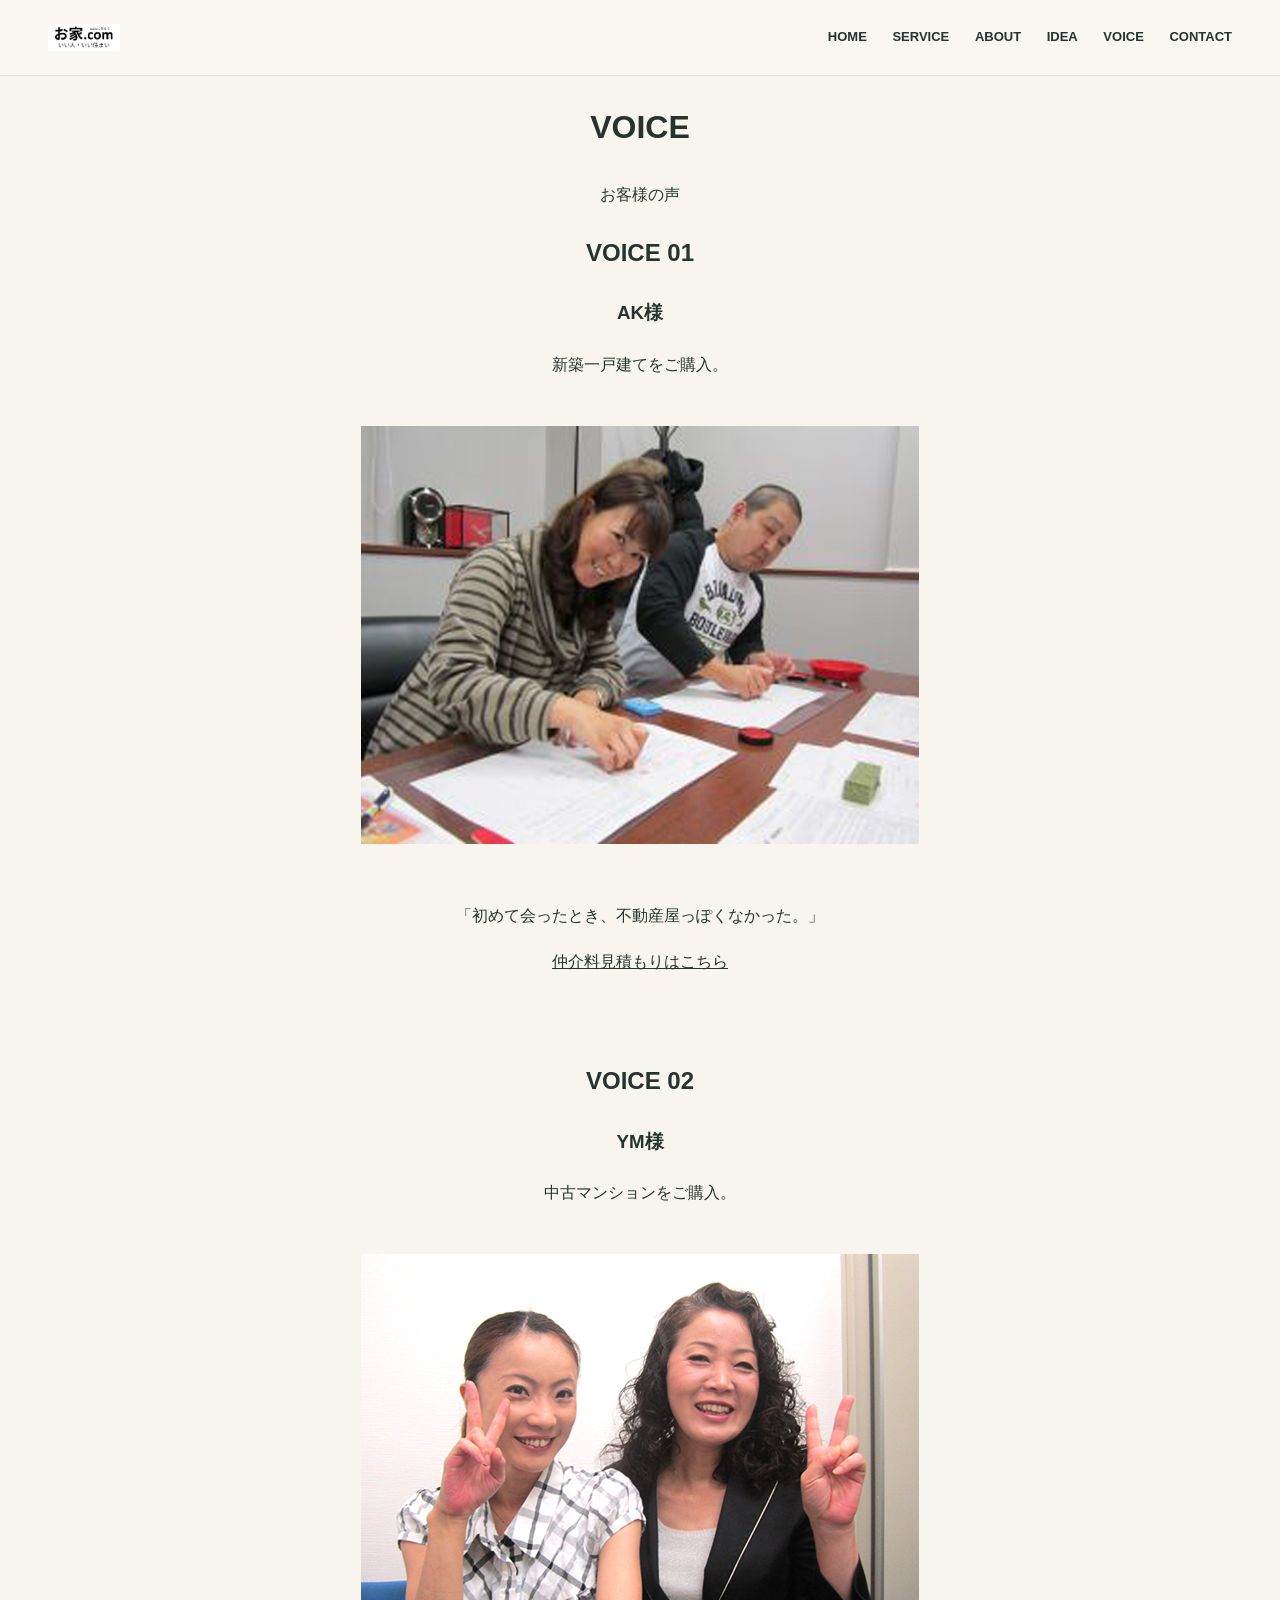
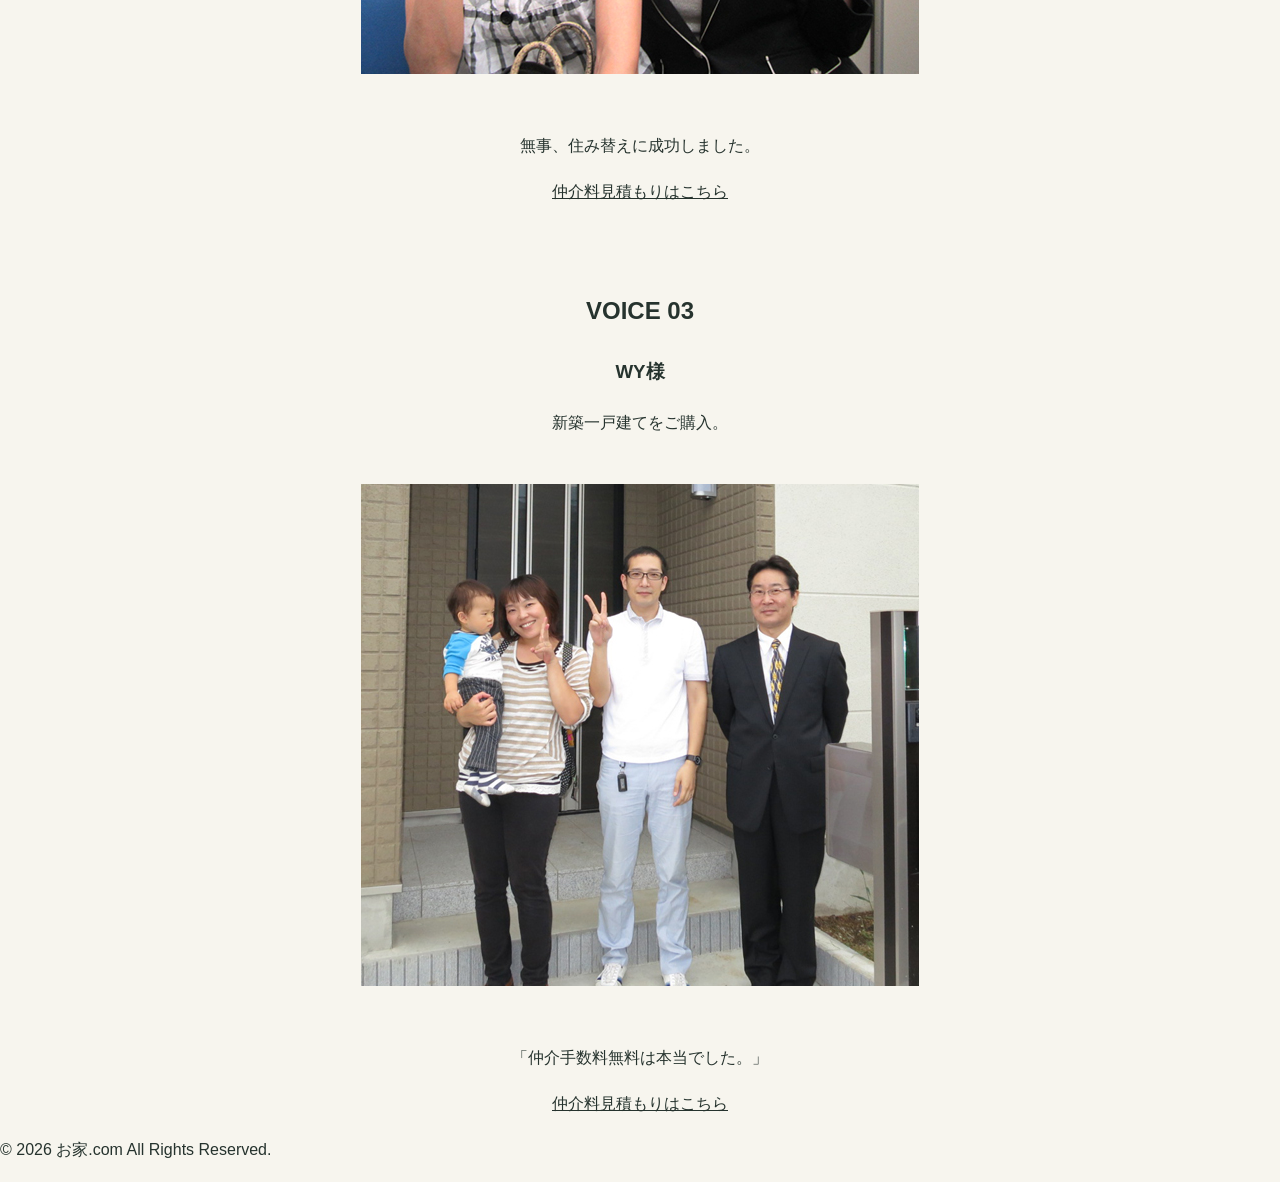
<file: voice.html>
<!DOCTYPE html>
<html lang="ja">

<head>

<meta charset="UTF-8">

<meta name="viewport" content="width=device-width, initial-scale=1.0">

<title>お客様の声・お家.com</title>

<meta name="description"
content="宅地建物取引士・建築士による住宅購入サポート">

<!-- Google Analytics -->

<script async src="https://www.googletagmanager.com/gtag/js?id=G-5256FCTDNK"></script>

<script>

window.dataLayer = window.dataLayer || [];

function gtag(){dataLayer.push(arguments);}

gtag('js', new Date());

gtag('config','G-5256FCTDNK');

</script>
<!-- Google tag (gtag.js) -->
<script async src="https://www.googletagmanager.com/gtag/js?id=AW-984110072"></script>
<script>
  window.dataLayer = window.dataLayer || [];
  function gtag(){dataLayer.push(arguments);}
  gtag('js', new Date());

  gtag('config', 'AW-984110072');
</script>





<!-- Event snippet for お問い合わせボタン conversion-->
<script>
  window.addEventListener("DOMContentLoaded", function () {
    document.querySelectorAll('[href*="/forms.gle/"]').forEach(function (link) {
      link.addEventListener("click", function () {
        gtag("event", "conversion", {
          send_to: "AW-984110072/GGG0CJ3yg-scEPinodUD",
        });
      });
    });
  });
</script>

<link rel="stylesheet" href="style.css">

</head>

<body>

<!-- ========================================= -->
<!-- HEADER -->
<!-- ========================================= -->

<header>

    <a href="index.html">

        <img src="logo.jpg"
             alt="お家.com"
             class="logo">

    </a>

    <button class="menu-toggle" type="button" aria-label="メニューを開く" aria-expanded="false" aria-controls="site-menu">☰</button>

    <nav class="menu" id="site-menu" aria-label="メインナビゲーション">

        <a href="index.html">HOME</a>

        <a href="service.html">SERVICE</a>

        <a href="company.html">ABOUT</a>

        <a href="idea.html">IDEA</a>

       <a href="voice.html">VOICE</a>

        <a href="contact.html">

            CONTACT

        </a>

    </nav>

</header>

<main>

<!-- ========================================= -->
<!-- voice -->
<!-- ========================================= -->



<div class="container" style="text-align:center;">

    <h1>VOICE</h1>

    <p class="sub-title">
        お客様の声
    </p>

    <h2>VOICE 01</h2>

    <h3>AK様</h3>

    <p>
        新築一戸建てをご購入。
    </p>

<img src="IMG_0003_290.jpg"
     alt="AK様　新築一戸建てご購入"
     style="margin:30px auto;">

    <p>
        「初めて会ったとき、不動産屋っぽくなかった。」
    </p>

    <a href="contact.html"
       class="btn"
       style="text-align:center;">
        仲介料見積もりはこちら
    </a>
<br>
<br>
<br>

    
<h2>VOICE 02</h2>

<h3>YM様</h3>

<p>
中古マンションをご購入。
</p>

<img src="ym.jpg"
     alt="AK様　マンション"
     style="margin:30px auto;">

<p>
無事、住み替えに成功しました。
</p>

<a href="contact.html"
   class="btn"
   style="text-align:center;">
    仲介料見積もりはこちら
</a>

<br>
<br>
<br>


    <h2>VOICE 03</h2>

<h3>WY様</h3>

<p>
新築一戸建てをご購入。
</p>

<img src="ageo.jpg"
     alt="WY様　新築一戸建てご購入"
     style="margin:30px auto;">

<p>
「仲介手数料無料は本当でした。」
</p>

<a href="contact.html"
   class="btn"
   style="text-align:center;">
    仲介料見積もりはこちら
</a>

</div>





    </div>

</main>















  


 
        
    </div>

</section>


<!-- ========================================= -->
<!-- FOOTER -->
<!-- ========================================= -->

<footer>

    <div class="container">

        <p>

            © 2026 お家.com All Rights Reserved.

        </p>

    </div>

</footer>



<!-- ========================================= -->
<!-- JavaScript -->
<!-- ========================================= -->

<script>
(function () {
  const toggle = document.querySelector(".menu-toggle");
  const menu = document.querySelector(".menu");
  if (!toggle || !menu) return;
  toggle.addEventListener("click", function () {
    const isOpen = menu.classList.toggle("active");
    toggle.setAttribute("aria-expanded", String(isOpen));
    toggle.setAttribute("aria-label", isOpen ? "メニューを閉じる" : "メニューを開く");
    toggle.textContent = isOpen ? "×" : "☰";
  });
  menu.querySelectorAll("a").forEach(function (link) {
    link.addEventListener("click", function () {
      menu.classList.remove("active");
      toggle.setAttribute("aria-expanded", "false");
      toggle.setAttribute("aria-label", "メニューを開く");
      toggle.textContent = "☰";
    });
  });
  document.addEventListener("click", function (event) {
    if (!menu.contains(event.target) && !toggle.contains(event.target)) {
      menu.classList.remove("active");
      toggle.setAttribute("aria-expanded", "false");
      toggle.setAttribute("aria-label", "メニューを開く");
      toggle.textContent = "☰";
    }
  });
})();
</script>

</body>

</html>
</file>
<file: top-style.css>
@charset "UTF-8";
:root {
  --green: #244d43;
  --green-deep: #1f493f;
  --cream: #f4f2e9;
  --paper: #fbfaf6;
  --ink: #26332e;
  --muted: #69716c;
  --line: #d8d8ce;
  --serif: "Yu Mincho", "Hiragino Mincho ProN", "Noto Serif JP", serif;
  --sans: "Hiragino Kaku Gothic ProN", "Yu Gothic", Meiryo, sans-serif;
}
* { box-sizing: border-box; }
html { scroll-behavior: smooth; }
body {
  margin: 0;
  color: var(--ink);
  background: var(--paper);
  font-family: var(--sans);
  line-height: 1.85;
  -webkit-font-smoothing: antialiased;
}
img { display: block; max-width: 100%; height: auto; }
a { color: inherit; }
.site-header {
  width: 100%;
  min-height: 54px;
  padding: 8px 20px;
  display: flex;
  align-items: center;
  justify-content: space-between;
  background: var(--paper);
  border-bottom: 1px solid rgba(36,77,67,.12);
  position: relative;
  z-index: 50;
}
.brand {
  color: #203b34;
  font-family: var(--serif);
  font-size: 19.67px;
  font-weight: 700;
  text-decoration: none;
  letter-spacing: -.04em;
}
.menu-toggle {
  width: 38px;
  height: 36px;
  display: flex;
  flex-direction: column;
  justify-content: center;
  align-items: center;
  gap: 5px;
  padding: 0;
  border: 0;
  background: transparent;
  cursor: pointer;
}
.menu-toggle span { display: block; width: 20px; height: 1.5px; background: var(--green); }
.menu {
  display: none;
  position: absolute;
  top: 100%;
  right: 12px;
  width: min(260px, calc(100vw - 24px));
  padding: 8px 16px;
  background: var(--paper);
  border: 1px solid var(--line);
  box-shadow: 0 10px 24px rgba(0,0,0,.1);
}
.menu.active { display: flex; flex-direction: column; }
.menu a { padding: 10px 2px; text-decoration: none; font-size: 15.67px; border-bottom: 1px solid var(--line); }
.menu a:last-child { border-bottom: 0; }

.hero { background: var(--cream); }
.hero-copy { padding: 32px 24px 26px; }
.eyebrow {
  margin: 0 0 14px;
  color: var(--green);
  font-size: 11.67px;
  font-weight: 700;
  letter-spacing: .18em;
  line-height: 1.5;
}
.hero h1 {
  margin: 0 0 15px;
  color: #202d28;
  font-family: var(--serif);
  font-size: clamp(31.67px, 8.75vw, 50.67px);
  font-weight: 600;
  line-height: 1.35;
  letter-spacing: .015em;
}
.hero-lead { margin: 0 0 8px; font-size: 15.67px; line-height: 1.9; }
.hero-note, .fine-print { color: var(--muted); font-size: 12.67px; line-height: 1.8; }
.hero-note { margin: 0 0 18px; }
.button {
  min-height: 42px;
  padding: 10px 16px;
  display: inline-flex;
  align-items: center;
  justify-content: space-between;
  gap: 22px;
  text-decoration: none;
  font-size: 13.67px;
  font-weight: 700;
  letter-spacing: .02em;
}
.button span { font-size: 16.67px; }
.button-dark { color: #fff; background: var(--green); }
.button-dark:hover { background: var(--green-deep); }
.button-light { color: var(--green); background: #fff; }
.full-photo { width: 100%; margin: 0; padding: 0; line-height: 0; }
.full-photo img { width: 100%; height: auto; border-radius: 0; }
.hero-caption { padding: 25px 24px 30px; }
.large-copy { margin: 0 0 9px; font-family: var(--serif); font-size: 22.67px; line-height: 1.6; }
.hero-caption p:last-child { margin: 0; font-size: 14.67px; line-height: 1.9; }

.section-light { background: #eeeee6; }
.services { padding: 42px 0 35px; }
.section-heading { padding: 0 24px; }
.section-heading .eyebrow { margin-bottom: 14px; }
.section-heading h2 {
  margin: 0 0 16px;
  font-family: var(--serif);
  font-size: 26.67px;
  font-weight: 500;
  line-height: 1.55;
}
.section-heading > p:not(.eyebrow) { margin: 0; color: #505b55; font-size: 14.67px; line-height: 2; }
.service-item { padding: 30px 24px 24px; border-bottom: 1px solid rgba(36,77,67,.12); }
.service-item .eyebrow { margin-bottom: 8px; }
.service-item h3 { margin: 0 0 8px; font-family: var(--serif); font-size: 19.67px; font-weight: 600; }
.service-item p:not(.eyebrow) { margin: 0 0 13px; font-size: 13.67px; line-height: 2; }
.text-link { display: inline-flex; gap: 22px; align-items: center; color: var(--green); font-size: 13.67px; font-weight: 700; text-decoration: none; }
.service-cta { padding: 24px 24px 0; }
.service-cta p { margin: 0 0 12px; font-size: 13.67px; }

.approach { padding: 42px 0 38px; background: var(--paper); }
.approach .section-heading { padding-bottom: 20px; }
.single-line-heading {
  white-space: nowrap;
  font-size: clamp(18.67px, 5.25vw, 25.67px) !important;
  letter-spacing: -.035em;
}
.approach-item { margin: 0 24px; padding: 18px 0 20px; border-top: 1px solid var(--line); }
.approach-title { display: flex; align-items: center; justify-content: space-between; color: var(--green); font-family: var(--serif); font-size: 21.67px; }
.approach-mark { color: #a78b75; font-size: 22.67px; }
.approach-item h3 { margin: 8px 0; font-size: 15.67px; font-weight: 700; }
.approach-item p { margin: 0; color: #5d665f; font-size: 13.67px; line-height: 2; }
.approach-note { position: relative; margin: 12px 24px 0; padding: 23px 17px 18px; background: #eeeee6; border-top: 1px solid #a8b4aa; }
.plus-mark {
  position: absolute;
  top: -13px;
  left: calc(50% - 13px);
  width: 26px;
  height: 26px;
  display: grid;
  place-items: center;
  border-radius: 50%;
  color: white;
  background: #a96e4e;
  font-size: 18.67px;
}
.approach-note h3 { margin: 0 0 8px; font-size: 14.67px; }
.approach-note p { margin: 0; font-size: 12.67px; line-height: 1.9; }

.contact-band { padding: 30px 24px 32px; color: #fff; background: var(--green); }
.contact-band .eyebrow { color: #d7dfd8; }
.contact-band h2 { margin: 0 0 13px; font-family: var(--serif); font-size: 24.67px; font-weight: 500; line-height: 1.55; }
.contact-band > p:not(.eyebrow) { margin: 0 0 18px; color: rgba(255,255,255,.86); font-size: 13.67px; line-height: 1.9; }

.inspection { padding: 0 0 38px; background: var(--cream); }
.inspection-intro { padding-top: 38px; padding-bottom: 22px; }
.inspection-intro h2 { font-size: 24.67px; }
.inspection-block { margin: 0; padding: 0 0 24px; }
.inspection-copy { padding: 26px 24px 20px; }
.inspection-copy .eyebrow { margin-bottom: 7px; }
.inspection-copy h3 { margin: 0 0 9px; font-family: var(--serif); font-size: 23.67px; font-weight: 600; }
.inspection-copy h4 { margin: 13px 0 8px; font-size: 16.67px; font-weight: 700; }
.inspection-copy p { margin: 0; font-size: 13.67px; line-height: 2; }
.compact-copy { padding-top: 22px; padding-bottom: 16px; }
.reading {
  margin: 0;
  padding: 20px 15px 18px;
  text-align: center;
  background: #eeeee6;
}
.reading span { display: block; color: #68736c; font-size: 12.67px; letter-spacing: .08em; }
.reading strong { display: block; color: var(--green); font-family: var(--serif); font-size: 45.67px; line-height: 1.3; }
.reading small { font-size: 19.67px; }
.check-list {
  margin: 12px 0 10px;
  padding: 14px 18px;
  background: #eeeee6;
  list-style: none;
  font-size: 13.67px;
  line-height: 2.1;
}
.check-list li::before { content: "✓"; margin-right: 9px; color: var(--green); }
.inspection-disclaimer { margin: 18px 24px 0; padding: 18px; background: rgba(255,255,255,.65); }
.inspection-disclaimer h3 { margin: 0 0 10px; font-size: 14.67px; }
.inspection-disclaimer p { margin: 0 0 8px; color: #626a64; font-size: 11.67px; line-height: 1.8; }

.fee-section { padding: 38px 0; background: #eeeee6; }
.fee-section .section-heading > p { margin-bottom: 13px !important; }
.fee-section .button { margin-top: 17px; }
.fee-reasons { margin: 25px 24px 0; padding: 20px 18px; background: #f8f7f2; }
.fee-reasons h3 { margin: 0 0 12px; font-family: var(--serif); font-size: 18.67px; font-weight: 600; }
.fee-reasons ol { margin: 0; padding-left: 1.6em; font-size: 13.67px; line-height: 2.1; }
.fee-reasons .fine-print { margin: 12px 0 0; }

.site-footer { padding: 30px 24px 20px; color: #f7f5ee; background: #203b34; }
.footer-brand { font-family: var(--serif); font-size: 21.67px; font-weight: 700; }
.site-footer > p { margin: 5px 0 20px; color: rgba(255,255,255,.8); font-size: 12.67px; }
.footer-links { display: flex; flex-wrap: wrap; gap: 9px 18px; margin-bottom: 18px; }
.footer-links a { color: #f7f5ee; font-size: 12.67px; text-decoration: none; }
.footer-contact { display: block; padding: 10px; color: var(--green); background: #fff; text-align: center; font-size: 13.67px; font-weight: 700; text-decoration: none; }
.site-footer small { display: block; margin-top: 18px; padding-top: 12px; border-top: 1px solid rgba(255,255,255,.2); color: rgba(255,255,255,.7); text-align: center; font-size: 11.67px; }

@media (min-width: 760px) {
  .site-header { padding-left: max(28px, calc((100% - 1080px) / 2)); padding-right: max(28px, calc((100% - 1080px) / 2)); }
  .menu-toggle { display: none; }
  .menu { display: flex; position: static; width: auto; padding: 0; border: 0; box-shadow: none; background: transparent; gap: 22px; }
  .menu a { border: 0; font-size: 14.67px; }
　.hero-copy, .hero-caption, .section-heading, .service-item,
.service-cta, .approach-item, .contact-band,
.inspection-copy, .inspection-disclaimer {
  padding-left: max(28px, calc((100% - 760px) / 2));
  padding-right: max(28px, calc((100% - 760px) / 2));
}

  .hero-copy { padding-top: 60px; padding-bottom: 42px; }
  .hero h1 { font-size: 50.67px; }
  .hero-photo img { max-height: 620px; object-fit: cover; object-position: center 42%; }
  .hero-caption { padding-top: 36px; padding-bottom: 42px; }
  .services, .approach, .inspection, .fee-section { padding-top: 58px; padding-bottom: 58px; }
  .section-heading h2 { font-size: 34.67px; }
  .service-item { padding-top: 28px; padding-bottom: 28px; }
  .approach-item { margin-left: 0; margin-right: 0; }
  .approach-note { margin-left: auto; margin-right: auto; max-width: 760px; }
  .contact-band { padding-top: 45px; padding-bottom: 48px; }
  .inspection-block { max-width: 900px; margin: 0 auto 30px; }
  .inspection-copy { padding-top: 35px; padding-bottom: 24px; }
  .inspection-block .full-photo { max-width: 900px; margin: 0 auto; }
  .inspection-block .full-photo img { max-height: 620px; object-fit: contain; background: #e8e6dd; }
  .reading { max-width: 900px; margin: 0 auto; }
  .inspection-disclaimer { max-width: 850px; margin: 30px auto 0; padding: 22px 28px; }
  .fee-reasons { max-width: 760px; margin: 30px auto 0; padding-top: 24px; padding-bottom: 24px; }
  .site-footer { padding-left: max(28px, calc((100% - 760px) / 2)); padding-right: max(28px, calc((100% - 760px) / 2)); }
}
@media (max-width: 360px) {
  .single-line-heading { font-size: 17.67px !important; letter-spacing: -.06em; }
  .hero-copy, .hero-caption, .section-heading, .service-item, .service-cta, .contact-band, .inspection-copy { padding-left: 18px; padding-right: 18px; }
}
@media (prefers-reduced-motion: reduce) { html { scroll-behavior: auto; } }

/* Hero artwork supplied by the user */
.hero-art { position: relative; width: 100%; }
.hero-art img { width: 100%; height: auto; }
.hero-art-cta {
  position: absolute;
  left: 8%;
  top: 47.5%;
  width: 84%;
  height: 9%;
  display: block;
  z-index: 2;
  border-radius: 8px;
}
.hero-art-cta:focus-visible { outline: 3px solid #d8a94b; outline-offset: 3px; }
.hero-following-photo { margin: 0; }
@media (min-width: 760px) {
  .hero-art { max-width: 1164px; margin: 0 auto; }
  .hero-art-cta { border-radius: 10px; }
}
</file>
<file: style.css>
/* お家.com 新規サイト用スタイル */
:root {
  --green: #31534b;
  --green-dark: #203b34;
  --cream: #f7f5ee;
  --sand: #e9e5d9;
  --ink: #26332e;
  --muted: #66736d;
  --line: #d8ddd7;
  --content: 980px;
}
* { box-sizing: border-box; }
html { scroll-behavior: smooth; }
body {
  margin: 0;
  color: var(--ink);
  background: var(--cream);
  font-family: "Hiragino Kaku Gothic ProN", "Yu Gothic", Meiryo, sans-serif;
  line-height: 1.9;
}
img { max-width: 100%; height: auto; }
a { color: inherit; }
.site-header {
  min-height: 82px;
  padding: 12px max(24px, calc((100% - 1180px) / 2));
  display: flex;
  align-items: center;
  justify-content: space-between;
  gap: 28px;
  background: rgba(247,245,238,.98);
  border-bottom: 1px solid var(--line);
  position: relative;
  z-index: 20;
}
.brand { display: inline-flex; flex: 0 0 auto; align-items: center; }
.brand img { display: block; width: 68px; max-height: 48px; object-fit: contain; height: auto; }
.menu { display: flex; align-items: center; gap: clamp(14px, 2vw, 30px); }
.menu a, .footer-links a {
  text-decoration: none;
  font-size: 13px;
  font-weight: 600;
  transition: color .2s ease;
}
.menu a:hover, .footer-links a:hover { color: #8a6c3e; }
.menu-toggle {
  display: none;
  width: 44px;
  height: 42px;
  padding: 9px;
  border: 1px solid var(--green);
  border-radius: 2px;
  background: transparent;
  cursor: pointer;
}
.menu-toggle span { display: block; flex: 0 0 24px; width: 24px; height: 2px; margin: 3px 0; background: var(--green); }
.hero-promo { width: 100%; position: relative; line-height: 0; overflow: hidden; }
.hero-promo-image { display: block; width: 100%; height: auto; border-radius: 0; }
.hero-promo-cta {
  position: absolute;
  left: 7.9%;
  top: 47.7%;
  width: 83.2%;
  height: 8.2%;
  display: block;
  z-index: 2;
  border-radius: 3px;
}
.image-section { display: block; clear: both; width: 100%; margin: 36px auto !important; padding: 0 !important; background: var(--cream); text-align: center; line-height: 0; }
.image-section + .image-section { margin-top: 36px !important; }
.wide-image { display: block; width: 100%; max-width: 100%; height: auto; margin: 0 auto !important; object-fit: contain; }
.center-action { padding: 28px 16px 36px; text-align: center; }
.button {
  display: inline-flex;
  align-items: center;
  justify-content: center;
  min-height: 52px;
  padding: 12px 30px;
  color: #fff;
  background: var(--green);
  border: 1px solid var(--green);
  border-radius: 2px;
  text-decoration: none;
  font-weight: 700;
  transition: background .2s, transform .2s;
}
.button:hover { background: var(--green-dark); transform: translateY(-2px); }
.section-wrap { width: min(var(--content), calc(100% - 44px)); margin-left: auto; margin-right: auto; }
.common-qa { padding-top: 68px; padding-bottom: 68px; }
.common-qa h2, .inspection-section > h2, .fee-section > h2 {
  margin: 0 0 30px;
  color: var(--green);
  font-family: "Yu Mincho", "Hiragino Mincho ProN", serif;
  font-weight: 500;
  font-size: clamp(28px, 4vw, 40px);
  text-align: center;
}
.qa {
  margin: 0 0 18px;
  padding: 22px 26px;
  background: #fff;
  border: 1px solid var(--line);
  border-left: 4px solid var(--green);
}
.qa p { margin: 0; }
.question { font-weight: 700; font-size: clamp(16px, 2vw, 20px); }
.answer { margin-top: 8px !important; color: #9c3029; font-weight: 700; font-size: clamp(16px, 2vw, 20px); }
.inspection-section { padding-top: 70px; padding-bottom: 70px; }
.inspection-section h3 {
  margin: 30px 0 18px;
  color: var(--green);
  text-align: center;
  font-family: "Yu Mincho", "Hiragino Mincho ProN", serif;
  font-size: clamp(21px, 3vw, 29px);
  font-weight: 500;
}
.inspection-section .subhead { color: var(--ink); font-family: inherit; font-weight: 700; }
.inspection-photo { display: block; width: min(760px, 100%); height: auto; margin: 24px auto; object-fit: contain; }
.center { text-align: center; }
.emphasis { font-weight: 700; font-size: 18px; }
.check-list, .danger-list {
  width: fit-content;
  max-width: 100%;
  margin: 22px auto;
  padding: 14px 26px 14px 42px;
  background: #edf2ed;
  color: #294b40;
  line-height: 2.1;
}
.check-list { list-style: none; }
.danger-list { padding-left: 42px; }
.note { color: var(--muted); font-size: 13px; }
.checklist-promo { margin: 30px 0 0; color: #8b0000; text-align: center; font-size: 20px; font-weight: 700; }
.checklist-promo a { color: inherit; }
.measurement-box {
  width: min(420px, 100%);
  margin: 26px auto;
  padding: 22px;
  text-align: center;
  background: var(--sand);
  border: 1px solid #d4cbb8;
}
.measurement-box p { margin: 0 0 5px; }
.measurement-box strong { display: block; color: var(--green); font-size: 42px; line-height: 1.4; }
.warning { color: #b22b24; }
.fee-section { padding: 70px 0 80px; background: #eeeae0; }
.fee-section > h2 { color: #8b3029; }
.fee-image { display: block; width: min(900px, 100%); height: auto; margin: 0 auto 42px; object-fit: contain; }
.fee-section .section-wrap > p { margin: 14px 0; }
.fee-section h3 { margin: 54px 0 18px; color: var(--green); font-family: "Yu Mincho", "Hiragino Mincho ProN", serif; font-size: 25px; }
.reasons { width: fit-content; max-width: 100%; margin: 24px auto 45px; padding-left: 2.2em; line-height: 2.2; }
.legal-notes { margin-top: 25px; padding: 22px; background: rgba(255,255,255,.62); font-size: 13px; line-height: 2; }
.legal-notes p { margin: 0 0 8px; }
.site-footer { padding: 34px 0 22px; background: var(--green-dark); color: #f7f5ee; }
.footer-links { display: flex; flex-wrap: wrap; justify-content: center; gap: 22px; }
.site-footer p { margin: 24px 0 0; padding-top: 16px; border-top: 1px solid rgba(255,255,255,.25); text-align: center; font-size: 11px; opacity: .8; }

@media (max-width: 760px) {
  .site-header { min-height: 70px; padding: 10px 18px; }
  .brand img { width: 58px; max-height: 42px; }
  .menu-toggle { display: block; }
  .menu {
    display: none;
    position: absolute;
    top: 100%;
    left: 0;
    right: 0;
    padding: 12px 22px 20px;
    background: var(--cream);
    border-bottom: 1px solid var(--line);
    box-shadow: 0 8px 16px rgba(0,0,0,.08);
  }
  .menu.active { display: flex; flex-direction: column; align-items: stretch; gap: 0; }
  .menu a { padding: 12px 4px; border-bottom: 1px solid var(--line); font-size: 14px; }
  .hero-promo-cta { left: 7.9%; top: 47.7%; width: 83.2%; height: 8.2%; }
  .image-section { margin: 24px auto !important; padding: 0 !important; }
  .image-section + .image-section { margin-top: 24px !important; }
  .center-action { padding: 22px 16px 28px; }
  .common-qa { padding-top: 48px; padding-bottom: 48px; }
  .qa { padding: 18px 16px; margin-bottom: 13px; }
  .inspection-section { padding-top: 48px; padding-bottom: 48px; }
  .fee-section { padding: 48px 0 56px; }
  .legal-notes { padding: 16px; }
  .footer-links { gap: 12px 18px; }
}
@media (prefers-reduced-motion: reduce) {
  html { scroll-behavior: auto; }
  *, *::before, *::after { transition-duration: .01ms !important; }
}


/* Final alignment pass */
.center-action, .common-qa, .inspection-section, .fee-section { text-align: center; }
.common-qa .qa { text-align: left; }
.fee-section .section-wrap > p { text-align: center; }
.reasons { text-align: left; }
.legal-notes { text-align: left; }

.visually-hidden {
  position: absolute !important;
  width: 1px !important;
  height: 1px !important;
  padding: 0 !important;
  margin: -1px !important;
  overflow: hidden !important;
  clip: rect(0, 0, 0, 0) !important;
  white-space: nowrap !important;
  border: 0 !important;
}
.skip-link {
  position: absolute; left: 12px; top: -60px; z-index: 100;
  padding: 8px 12px; background: #fff; color: #203b34;
}
.skip-link:focus { top: 12px; }
.hero-promo-cta:focus-visible {
  outline: 3px solid #d8a94b;
  outline-offset: 3px;
}


/* 共通ヘッダー：全ページ共通 */
header {
  width: 100%; min-height: 76px; padding: 10px clamp(16px, 4vw, 48px);
  display: flex; align-items: center; justify-content: space-between; gap: 24px;
  position: relative; z-index: 1000; background: #f8f7f2;
  border-bottom: 1px solid #e2e2da;
}
header > a:first-child { display: inline-flex; align-items: center; flex: 0 0 auto; margin: 0; line-height: 0; }
header .logo { display: block; width: 72px !important; max-width: 72px !important; max-height: 52px; height: auto !important; object-fit: contain; }
header .menu-toggle {
  display: none; margin-left: auto; width: 46px; height: 42px; padding: 0;
  align-items: center; justify-content: center; border: 0;
  border-radius: 0; color: #31534b; background: transparent;
  font-size: 24px; line-height: 1; cursor: pointer;
}
header .menu { display: flex; align-items: center; justify-content: flex-end; gap: clamp(12px, 2vw, 26px); margin-left: auto; }
header .menu a { display: inline-block; color: #26332e; font-size: 13px; font-weight: 700; text-decoration: none; white-space: nowrap; }
header .menu a:hover { color: #8a6c3e; }
@media (max-width: 768px) {
  header { min-height: 68px; padding: 8px 16px; gap: 12px; }
  header .logo { width: 64px !important; max-width: 64px !important; max-height: 46px; }
  header .menu-toggle { display: inline-flex; }
  header .menu {
    display: none; position: absolute; top: 100%; left: auto; right: 12px;
    width: min(260px, calc(100vw - 24px)); margin: 0; padding: 8px 16px;
    flex-direction: column; align-items: stretch; gap: 0;
    background: #f8f7f2; border: 1px solid #d8ddd7;
    box-shadow: 0 8px 22px rgba(0,0,0,.12);
  }
  header .menu.active { display: flex; }
  header .menu a { padding: 12px 4px; border-bottom: 1px solid #e2e2da; font-size: 14px; }
  header .menu a:last-child { border-bottom: 0; }
}

@media (max-width: 768px) {
  .site-header .menu-toggle {
    border: 0 !important;
    border-radius: 0 !important;
    background: transparent !important;
    padding: 8px 4px !important;
    flex-direction: column;
    gap: 3px;
  }
  .site-header .menu-toggle span {
    display: block;
    width: 25px;
    height: 2px;
    flex: 0 0 2px;
    margin: 0;
    background: #31534b;
  }
}
</file>
<file: service.css>
/*=================================
  SERVICE
=================================*/

.service{
    padding:80px 0;
}

.service .container{
    width:90%;
    max-width:1100px;
    margin:0 auto;
}

.service h1{
    text-align:center;
    font-size:48px;
    color:#003b82;
    margin-bottom:10px;
}

.service .sub-title{
    text-align:center;
    color:#666;
    margin-bottom:60px;
}

.service-box{
    margin:40px auto;
    text-align:center;
}

.service-box h2{
    color:#003b82;
    font-size:34px;
    margin-bottom:30px;
}

.service-photo{
    display:block;
    width:100%;
    max-width:700px;
    margin:30px auto;
    border-radius:12px;
    box-shadow:0 8px 20px rgba(0,0,0,.15);
}

.arrow{
    text-align:center;
    font-size:20px;
    line-height:1.8;
}

.service-list{
    list-style:none;
    display:inline-block;
    text-align:left;
    padding:0;
}



/*=================================
  ABOUT
=================================*/

.about{
    padding:80px 0;
}

.about .container{
    width:90%;
    max-width:900px;
    margin:0 auto;
    text-align:center;
}

.about h1{
    font-size:48px;
    color:#003b82;
    margin-bottom:10px;
}

.about .sub-title{
    color:#666;
    margin-bottom:60px;
}

.company-table{
    width:100%;
    max-width:800px;
    margin:0 auto;
    text-align:left;
}

.company-table .item{
    padding:25px 0;
    border-bottom:1px solid #ddd;
}

.company-table h3{
    color:#003b82;
    margin-bottom:10px;
}

.company-table p{
    line-height:1.8;
}

.exp-image{
    text-align:center;
    margin-top:60px;
}

.exp-logo{
    max-width:320px;
    width:100%;
}



/*=================================
  SMART PHONE
=================================*/

@media (max-width:768px){

.service { margin-top: 0; }

.about { margin-top: 0; }

.service h1,
.about h1{
    font-size:36px;
}

.service-box h2{
    font-size:28px;
}

.arrow{
    font-size:17px;
}

.company-table h3{
    font-size:20px;
}

.company-table p{
    font-size:16px;
}

.exp-logo{
    max-width:220px;
}




.service-box {
    margin: 0px auto;
}

.service > .container > .service-box:first-of-type {
    margin-top: 80px;
}
.service hr {
    margin: 0px 0!important;
}


}
</file>
<file: contact.css>
/* お家.com お問い合わせページ */
:root{--green:#31534b;--green-dark:#203b34;--cream:#f7f5ee;--ink:#26332e;--muted:#66736d;--line:#d8ddd7}
*{box-sizing:border-box}
html{scroll-behavior:smooth}
body{margin:0;color:var(--ink);background:var(--cream);font-family:"Hiragino Kaku Gothic ProN","Yu Gothic",Meiryo,sans-serif;line-height:1.9}
a{color:inherit}
.site-header{min-height:70px;padding:10px max(20px,calc((100% - 980px)/2));display:flex;align-items:center;justify-content:space-between;gap:20px;border-bottom:1px solid var(--line);background:rgba(247,245,238,.98)}
.brand{color:var(--green-dark);font-family:"Yu Mincho","Hiragino Mincho ProN",serif;font-size:25px;font-weight:700;text-decoration:none}
.back-link{color:var(--green);font-size:13px;text-decoration:none}
.contact-main{width:min(720px,calc(100% - 40px));margin:0 auto}
.intro{padding:48px 0 34px}
.eyebrow{margin:0 0 12px;color:var(--green);font-size:11px;font-weight:700;letter-spacing:.16em}
h1,h2{color:var(--green-dark);font-family:"Yu Mincho","Hiragino Mincho ProN",serif;font-weight:500}
h1{margin:0 0 18px;font-size:clamp(32px,7vw,48px);line-height:1.35}
.intro>p:last-child{max-width:590px;margin:0}


.information {
  margin: 0 -20px;
  padding: 30px 24px;
  background: #eeeee7;
}
.information h2,.form-section h2{margin:0 0 12px;font-size:clamp(23px,5vw,29px)}
.information p:last-child{margin:0;font-size:14px}
.form-section{padding:42px 0 64px}
.form-section>p:not(.eyebrow){margin:0 0 18px}
blockquote{margin:0 0 28px;padding:6px 0 6px 16px;border-left:2px solid #c99b80;color:var(--green-dark);font-weight:700}
blockquote span{color:var(--muted);font-size:13px;font-weight:400}
.field{margin:0 0 22px}
label{display:block;margin:0 0 8px;font-size:14px;font-weight:700}
.required,.optional{display:inline-block;margin-left:7px;padding:1px 7px;border-radius:2px;font-size:11px;font-weight:600}
.required{color:#fff;background:var(--green)}
.optional{color:var(--muted);background:#e7e9e5}
input,select,textarea{display:block;width:100%;min-height:48px;padding:12px 13px;border:1px solid #cfd5cf;border-radius:2px;color:var(--ink);background:#fff;font:inherit;font-size:15px}
textarea{min-height:150px;resize:vertical}
input:focus,select:focus,textarea:focus{outline:2px solid rgba(49,83,75,.22);border-color:var(--green)}
input::placeholder,textarea::placeholder{color:#929b95}
.field-note,.privacy-note{color:var(--muted);font-size:12px}
.field-note{margin:7px 0 0}
.privacy-note{margin:8px 0 18px}
.submit-button{display:flex;width:100%;min-height:54px;align-items:center;justify-content:space-between;padding:13px 20px;border:1px solid var(--green);border-radius:2px;color:#fff;background:var(--green);font:inherit;font-weight:700;cursor:pointer}
.submit-button:hover{background:var(--green-dark)}
.site-footer{padding:34px 20px 22px;color:#f7f5ee;background:var(--green-dark);text-align:center}
.footer-brand{font-family:"Yu Mincho","Hiragino Mincho ProN",serif;font-size:25px;font-weight:700}
.site-footer p{margin:8px 0 22px;font-size:12px}
.footer-links{display:flex;flex-wrap:wrap;justify-content:center;gap:12px 22px;margin-bottom:22px}
.footer-links a{font-size:12px;text-decoration:none}
.footer-contact{display:inline-block;min-width:220px;padding:10px 18px;color:var(--green-dark);background:#f7f5ee;text-decoration:none;font-weight:700}
.site-footer small{display:block;margin-top:24px;padding-top:14px;border-top:1px solid rgba(255,255,255,.22);font-size:10px}
@media(max-width:600px){.site-header{min-height:62px;padding:8px 16px}.brand{font-size:22px}.back-link{font-size:12px}.contact-main{width:calc(100% - 36px)}.intro{padding:36px 0 28px}.information{margin:0 -18px;padding:26px 18px}.form-section{padding:34px 0 48px}
                       
                       
                       
/* INFORMATION 横幅修正 */
.information {
  display: block !important;
  width: 100% !important;
  max-width: none !important;
  min-width: 0 !important;
  padding: 30px 24px !important;
  writing-mode: horizontal-tb !important;
  text-align: left !important;
}

.information h2,
.information p {
  display: block !important;
  width: 100% !important;
  max-width: none !important;
  writing-mode: horizontal-tb !important;
  overflow-wrap: break-word;
}

                       
                       
                       
                       
                       
 }
</file>
